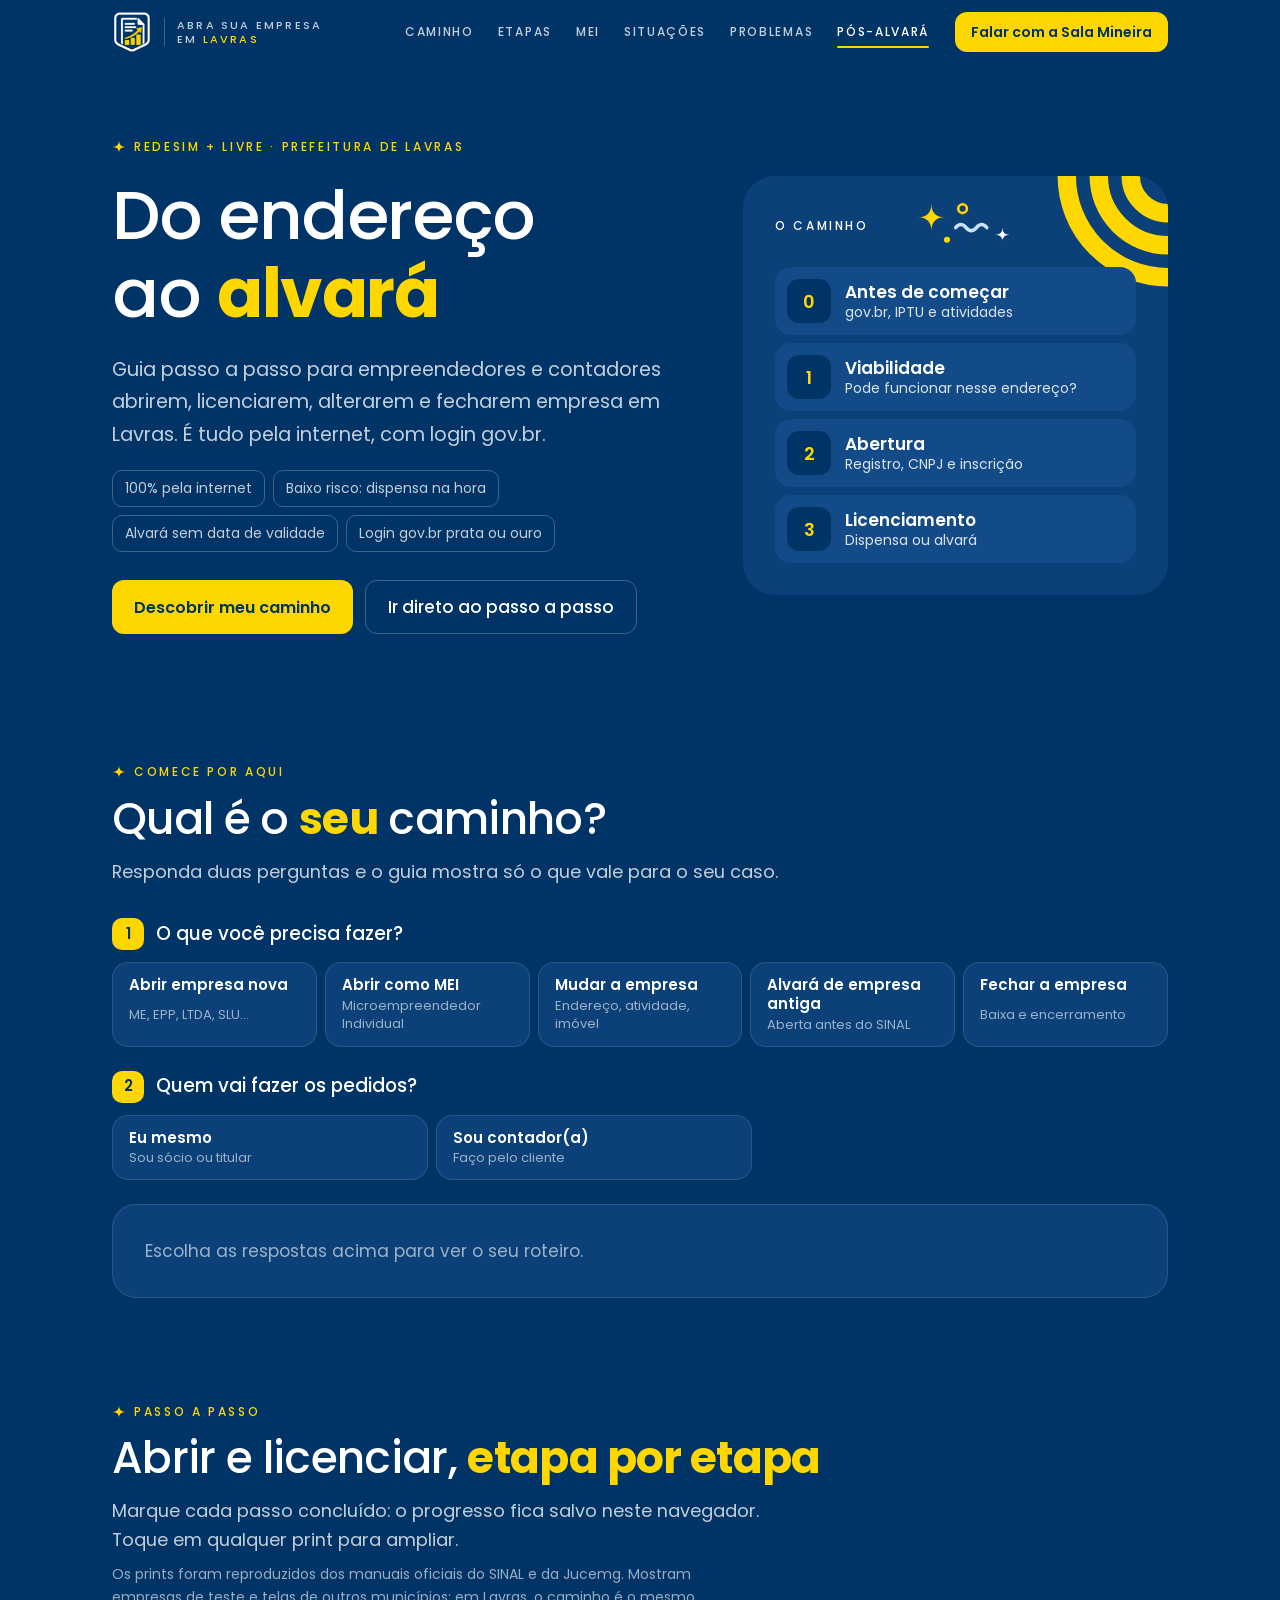
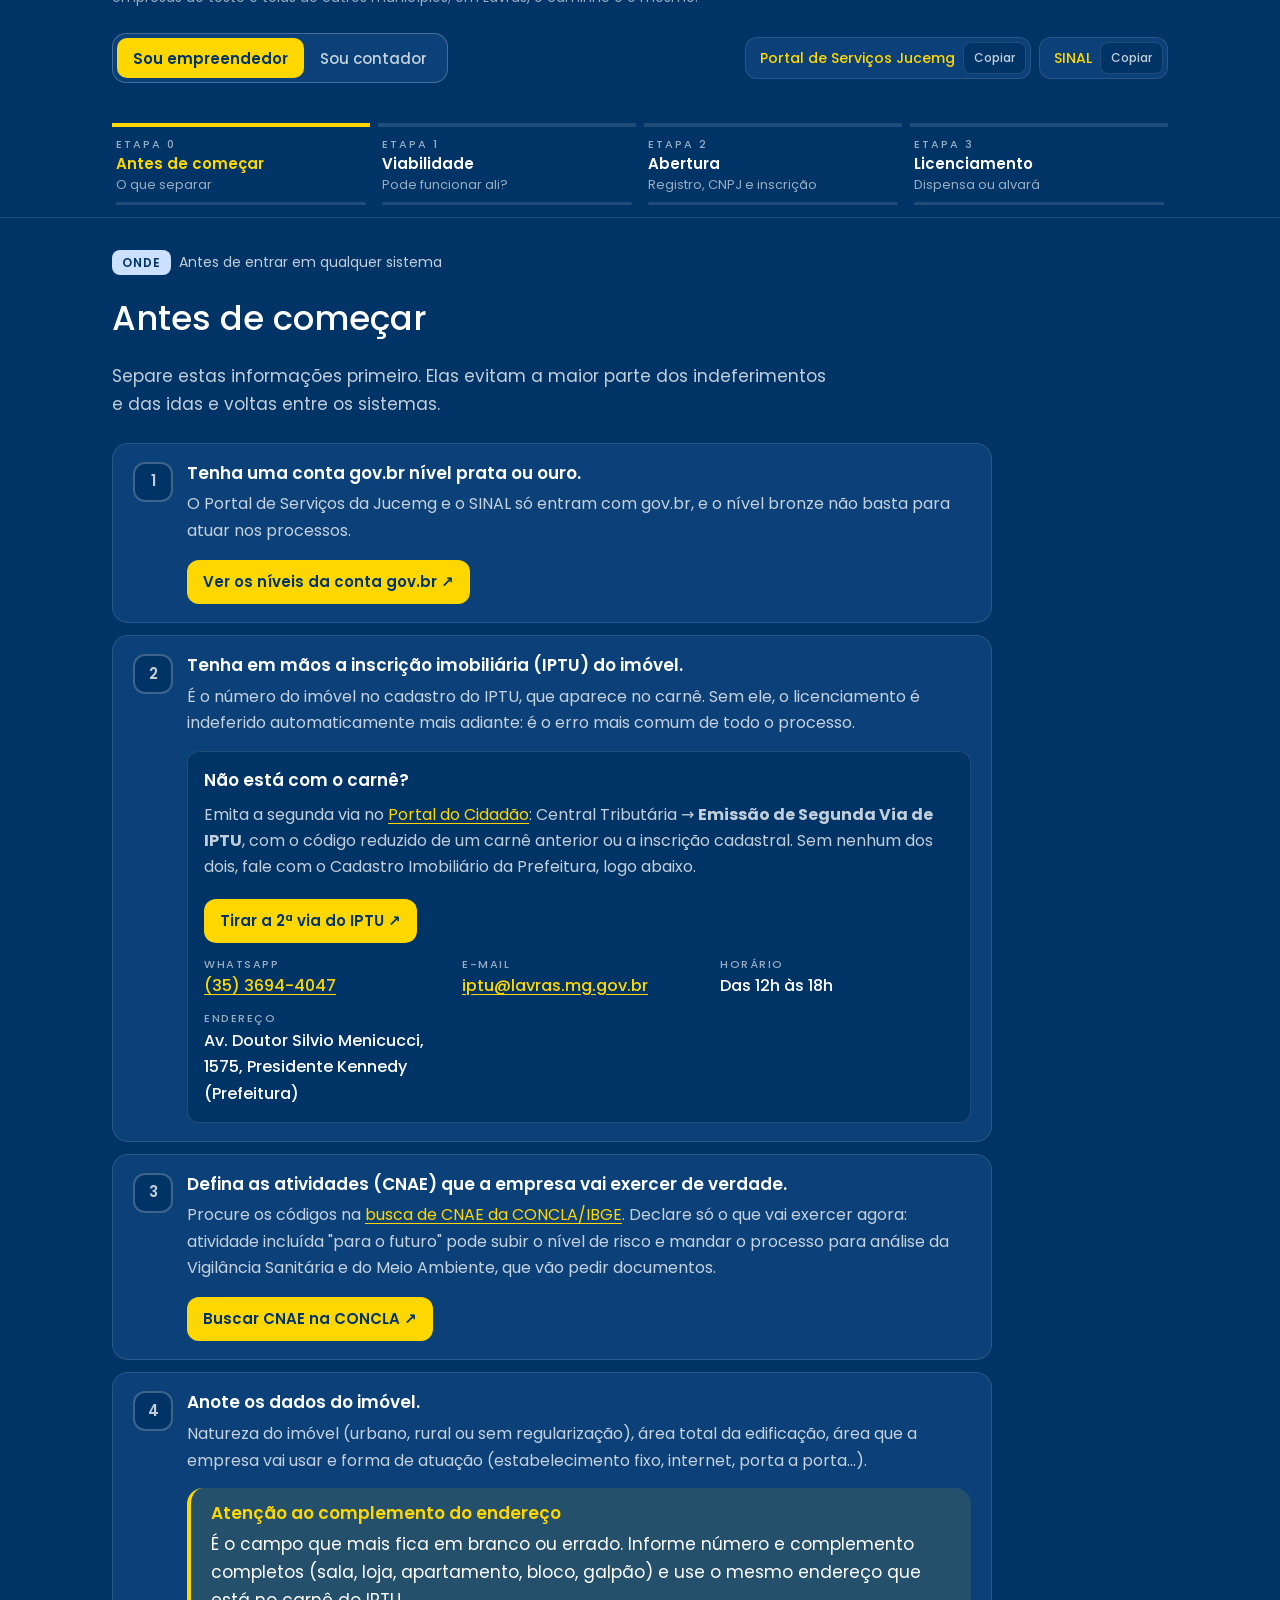
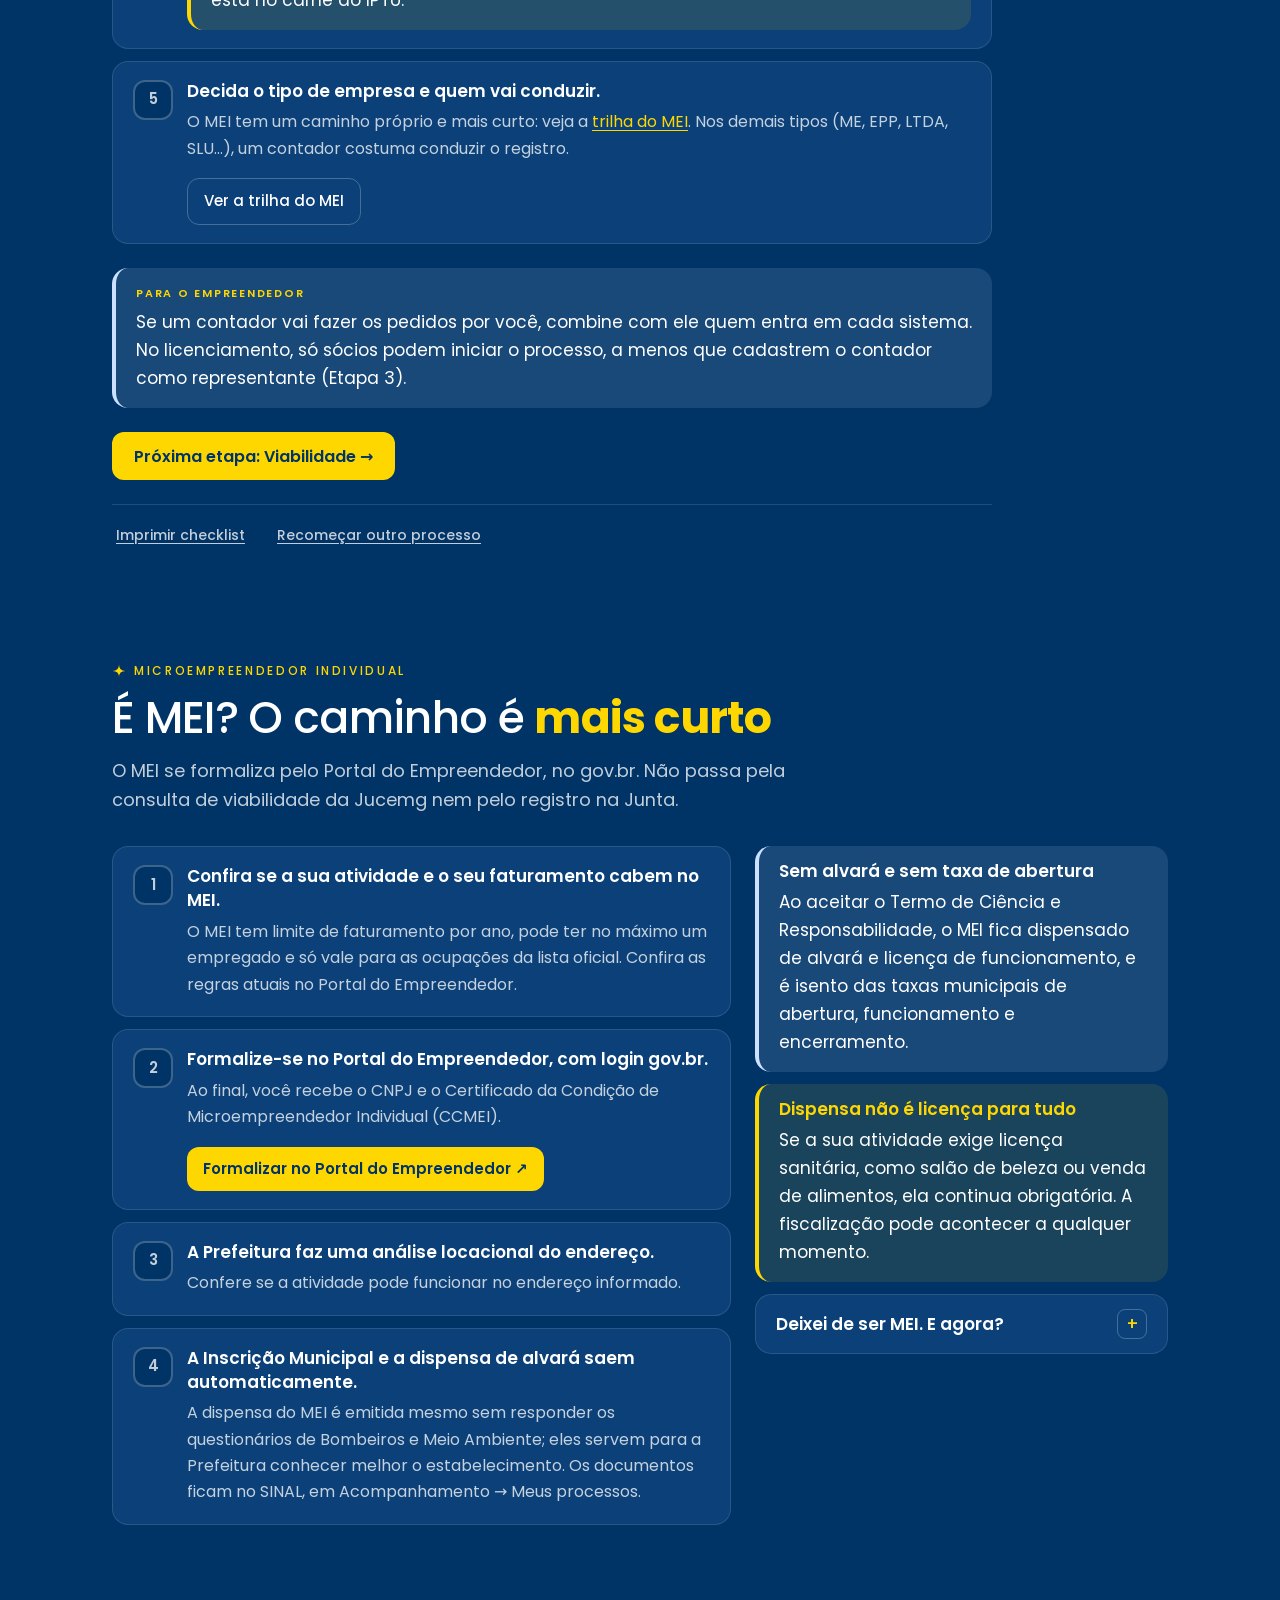
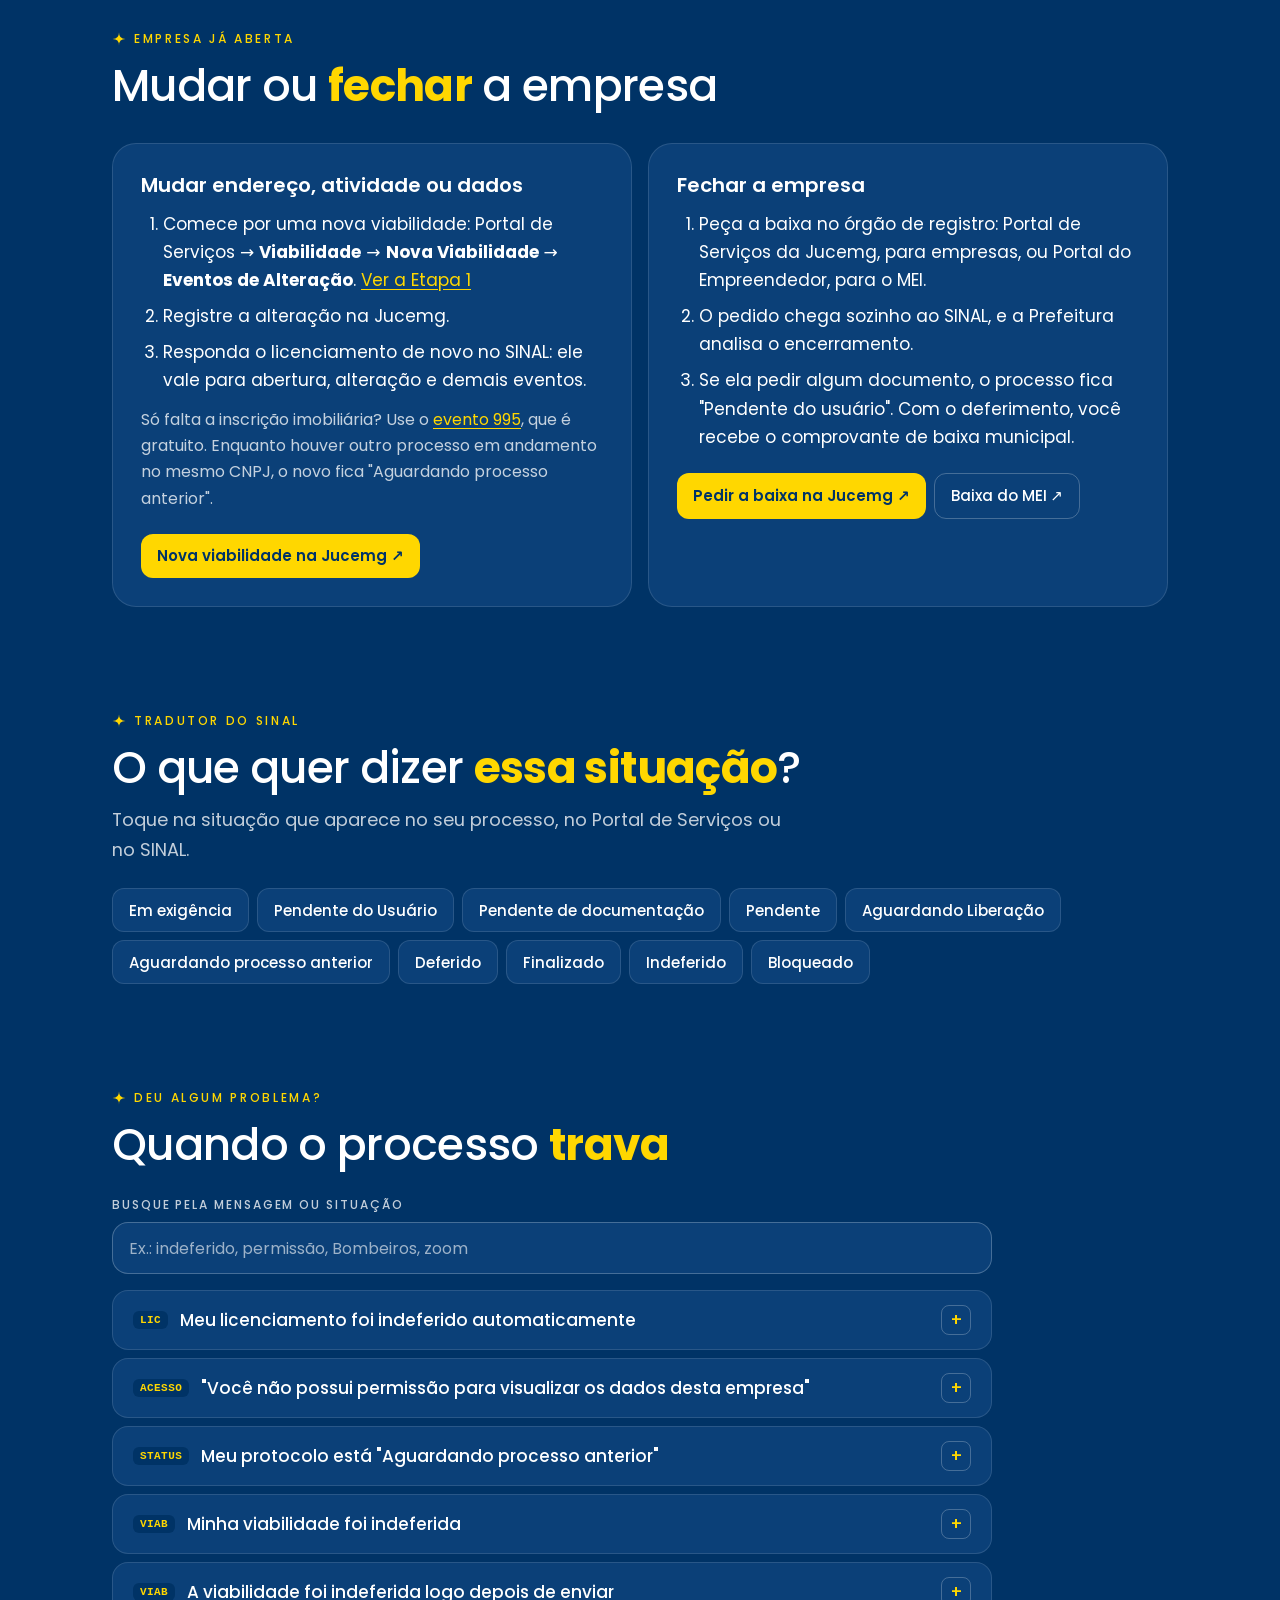
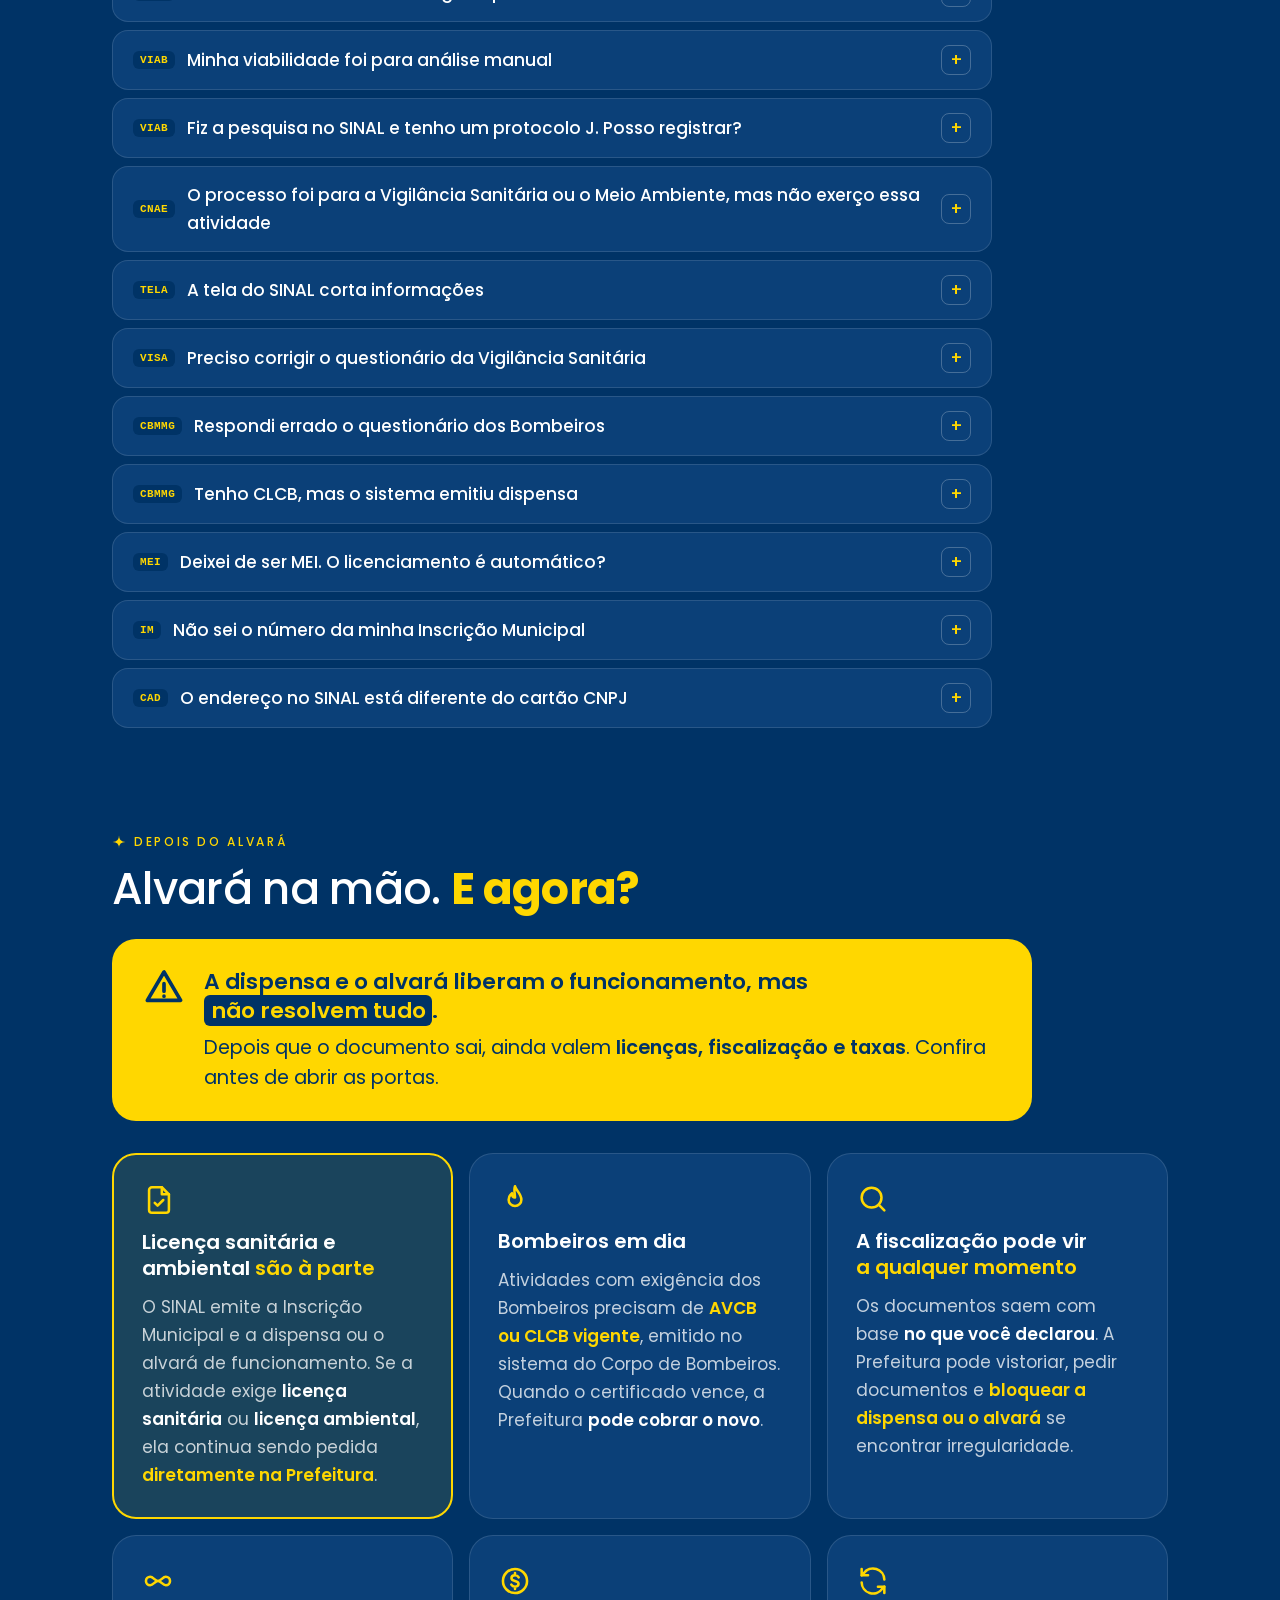
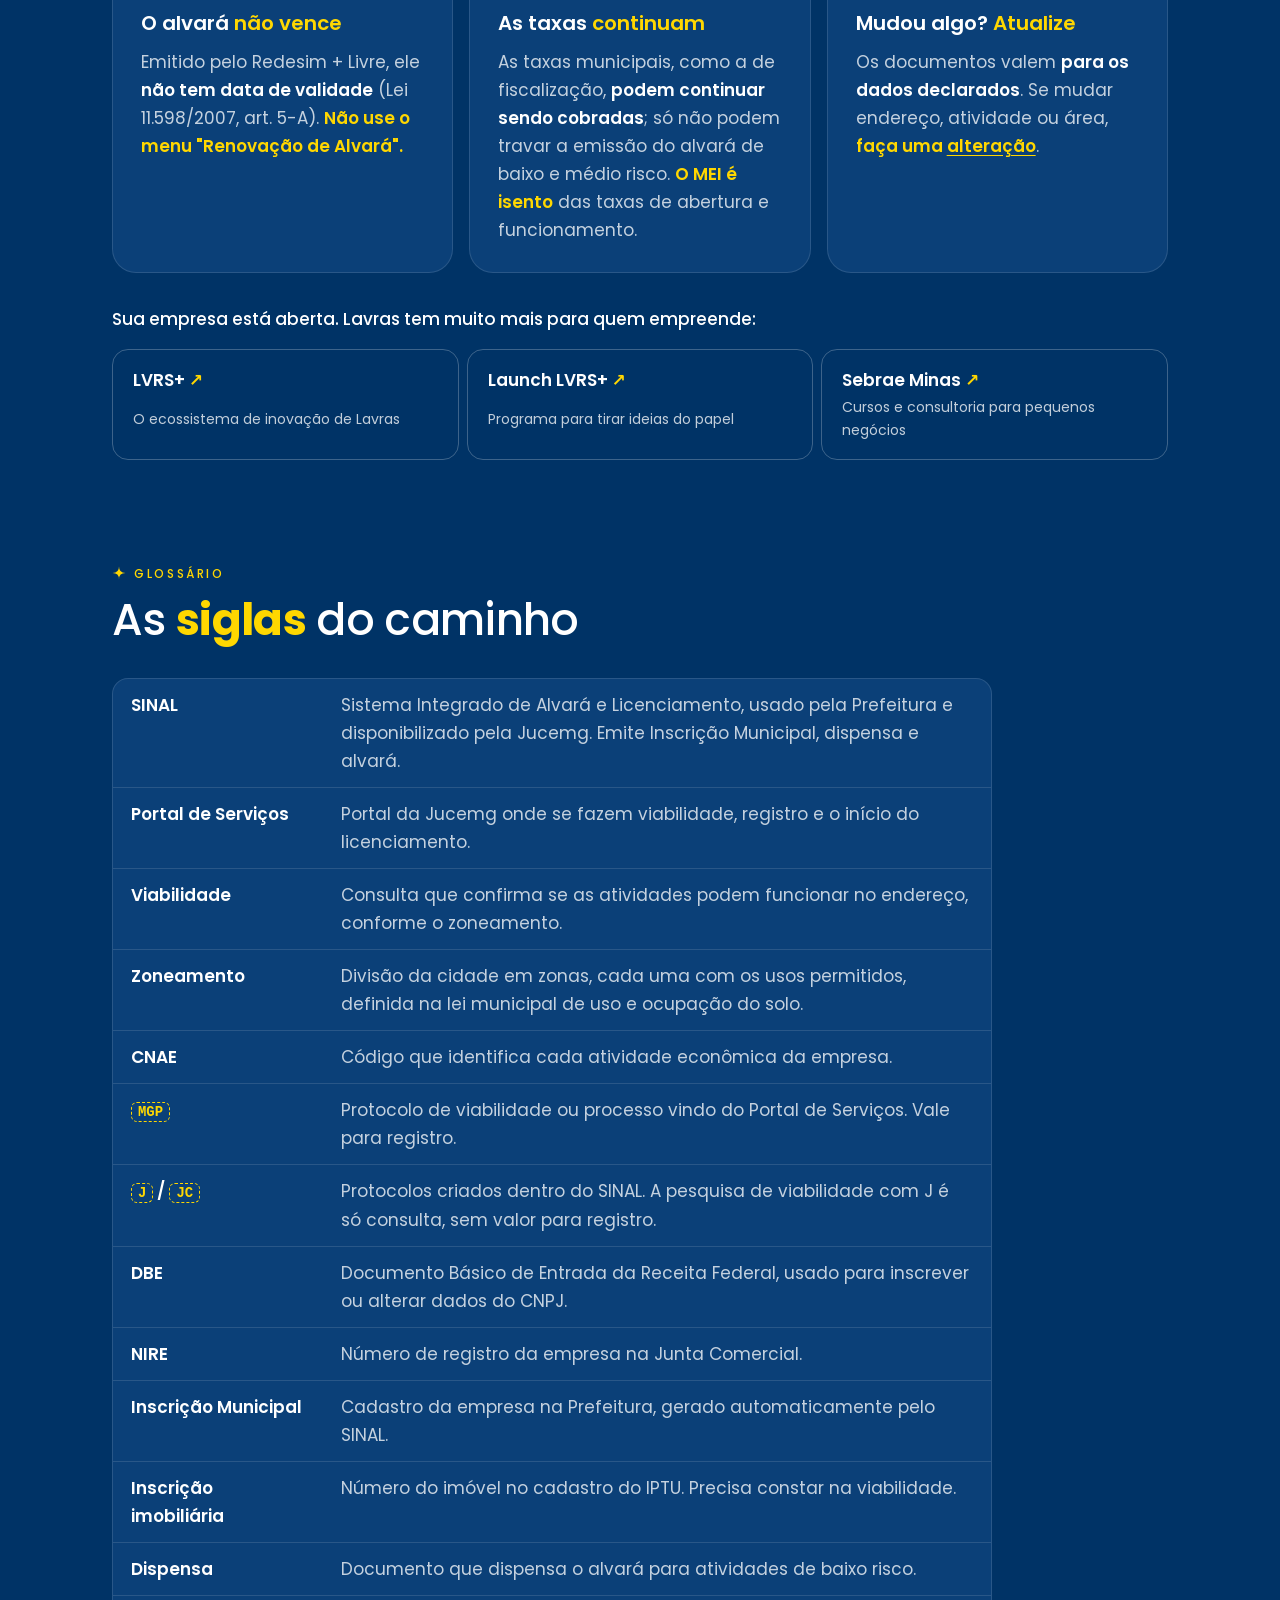
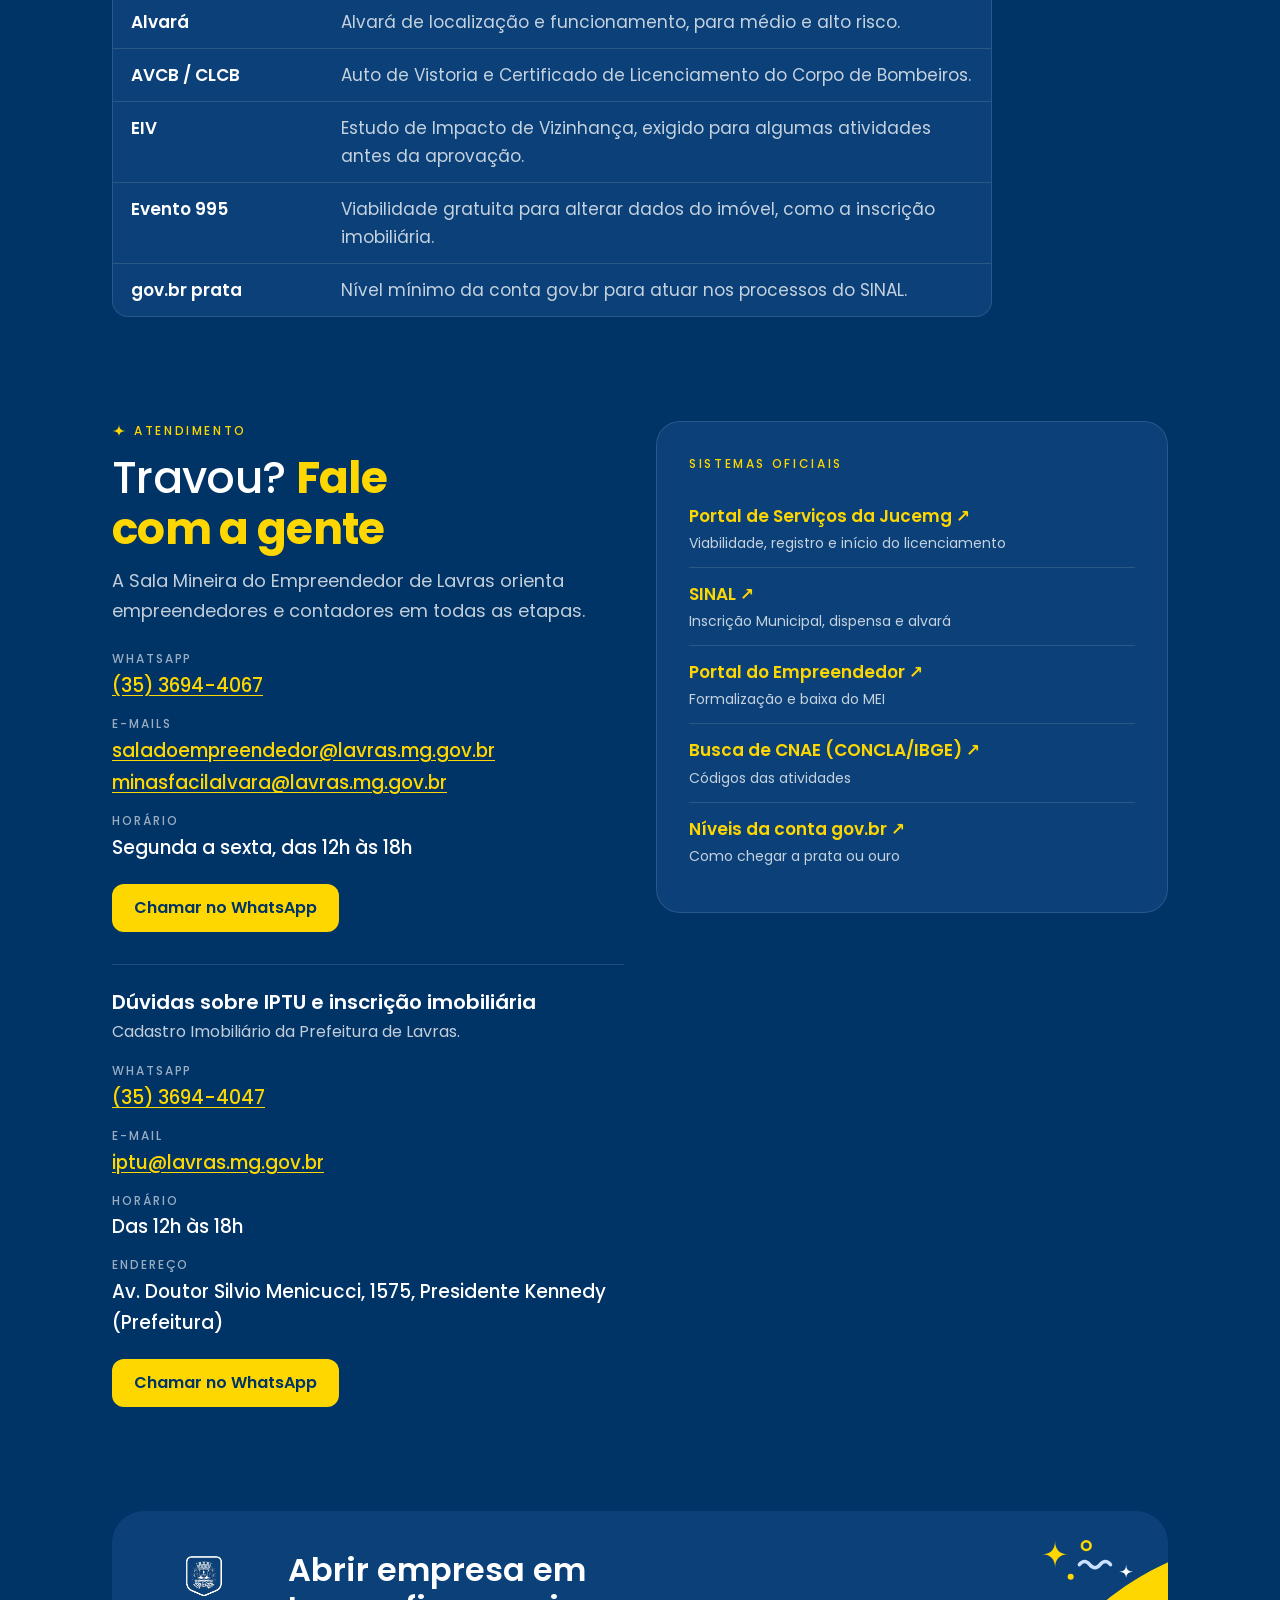
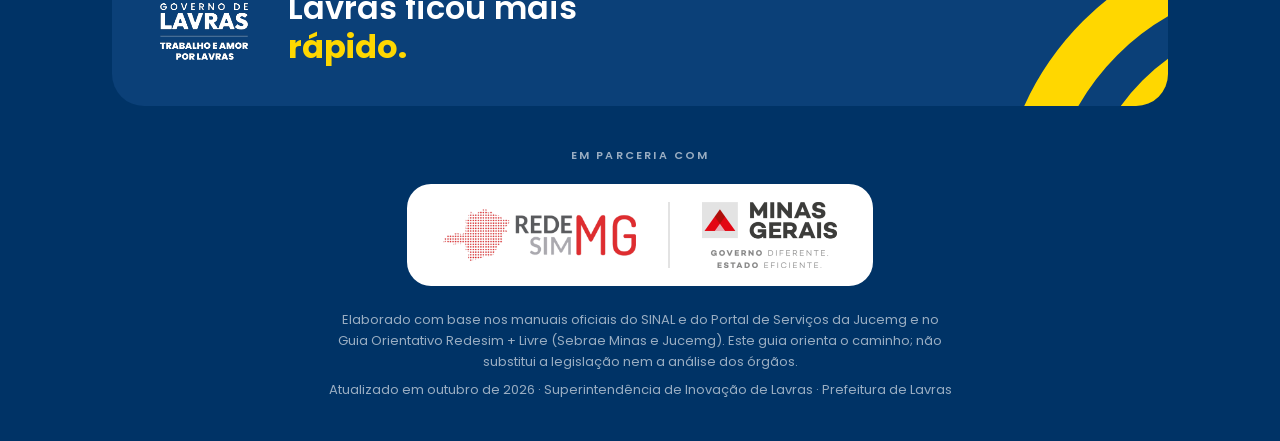
<file: index.html>
<!doctype html>
<html lang="pt-BR">
<head>
<meta charset="utf-8">
<meta name="viewport" content="width=device-width,initial-scale=1,viewport-fit=cover">
<title>Abra sua empresa em Lavras · do endereço ao alvará</title>
<meta name="description" content="Passo a passo para abrir, licenciar, alterar e fechar empresa em Lavras (MG) pelo Redesim + Livre: viabilidade, registro na Jucemg, licenciamento no SINAL, MEI e o que fazer quando algo dá errado.">
<link rel="canonical" href="https://abrasuaempresa.lvrs.com.br/">
<meta name="theme-color" content="#003366">
<meta property="og:type" content="website">
<meta property="og:locale" content="pt_BR">
<meta property="og:site_name" content="Prefeitura de Lavras · Abra sua empresa">
<meta property="og:title" content="Abra sua empresa em Lavras · do endereço ao alvará">
<meta property="og:description" content="Passo a passo para abrir e licenciar empresa em Lavras pelo Redesim + Livre, com login gov.br.">
<meta property="og:url" content="https://abrasuaempresa.lvrs.com.br/">
<meta property="og:image" content="https://abrasuaempresa.lvrs.com.br/og.png">
<meta property="og:image:type" content="image/png">
<meta property="og:image:width" content="1200">
<meta property="og:image:height" content="630">
<meta property="og:image:alt" content="Do endereço ao alvará: passo a passo para abrir e licenciar empresa em Lavras">
<meta name="twitter:card" content="summary_large_image">
<link rel="icon" href="favicon.png?v=3" type="image/png">
<link rel="apple-touch-icon" href="apple-touch-icon.png?v=3">
<link rel="preload" href="fontes/poppins-400-latin.woff2" as="font" type="font/woff2" crossorigin>
<link rel="preload" href="fontes/poppins-600-latin.woff2" as="font" type="font/woff2" crossorigin>
<link rel="stylesheet" href="fontes/fontes.css">
<link rel="stylesheet" href="style.css">
<script src="app.js" defer></script>
</head>
<body>
<!-- Estrela de quatro pontas dos enfeites da Prefeitura, desenhada uma vez e reusada -->
<svg width="0" height="0" style="position:absolute" aria-hidden="true">
  <symbol id="mais" viewBox="0 0 24 24"><path fill="currentColor" d="M12 1Q12 12 23 12Q12 12 12 23Q12 12 1 12Q12 12 12 1Z"/></symbol>
</svg>

<a class="pular" href="#conteudo">Pular para o conteúdo</a>

<header class="topo" id="topo">
  <div class="wrap topo-in">
    <a class="marca" href="#inicio" aria-label="Abra sua empresa em Lavras, início">
      <img src="marca/abrasuaempresa-simbolo-branco.png" alt="Abra sua empresa" width="512" height="512">
      <span>Abra sua empresa<br>em <b>Lavras</b></span>
    </a>
    <nav class="menu" id="menu" aria-label="Seções">
      <a href="#caminho">Caminho</a>
      <a href="#etapas">Etapas</a>
      <a href="#mei">MEI</a>
      <a href="#situacoes">Situações</a>
      <a href="#problemas">Problemas</a>
      <a href="#depois">Pós-alvará</a>
    </nav>
    <a class="btn btn-topo" href="#contato"><span class="t-full">Falar com a Sala Mineira</span><span class="t-curto">Ajuda</span></a>
    <button class="menu-btn" type="button" aria-controls="menu" aria-expanded="false" aria-label="Abrir menu">
      <span></span><span></span><span></span>
    </button>
  </div>
</header>

<main id="conteudo">

<!-- ABERTURA -->
<section class="hero wrap" id="inicio">
  <div class="hero-txt">
    <p class="eyebrow"><svg class="i-mais"><use href="#mais"/></svg>Redesim + Livre · Prefeitura de Lavras</p>
    <h1>Do endereço ao <span class="enfase">alvará</span></h1>
    <p class="lead">Guia passo a passo para empreendedores e contadores abrirem, licenciarem, alterarem e fecharem empresa em Lavras. É tudo pela internet, com login gov.br.</p>
    <ul class="chips" aria-label="Em resumo">
      <li>100% pela internet</li>
      <li>Baixo risco: dispensa na hora</li>
      <li>Alvará sem data de validade</li>
      <li>Login gov.br prata ou ouro</li>
    </ul>
    <div class="acoes">
      <a class="btn" href="#caminho">Descobrir meu caminho</a>
      <a class="btn-sec" href="#etapas">Ir direto ao passo a passo</a>
    </div>
  </div>
  <aside class="hero-card" aria-label="O caminho em quatro partes">
    <svg class="arcos" viewBox="0 0 400 400" aria-hidden="true">
      <path pathLength="1" d="M307 0A93 93 0 0 0 400 93"/>
      <path pathLength="1" d="M227 0A173 173 0 0 0 400 173"/>
      <path pathLength="1" d="M147 0A253 253 0 0 0 400 253"/>
    </svg>
    <svg class="enfeites" viewBox="0 0 120 56" aria-hidden="true">
      <path d="M22 6Q22 22 38 22Q22 22 22 38Q22 22 6 22Q22 22 22 6Z" fill="#FFD700"/>
      <path d="M50 34q6 -7.2 12 0t12 0q6 -7.2 12 0" fill="none" stroke="#cce0ff" stroke-width="4" stroke-linecap="round"/>
      <circle cx="58" cy="12" r="5" fill="none" stroke="#FFD700" stroke-width="3"/>
      <rect x="92" y="10" width="14" height="6" rx="2" fill="#ffffff" transform="rotate(30 99 13)"/>
      <path d="M104 34Q104 42 112 42Q104 42 104 50Q104 42 96 42Q104 42 104 34Z" fill="#ffffff"/>
      <circle cx="40" cy="48" r="3.5" fill="#FFD700"/>
    </svg>
    <p class="hero-card-tit">O caminho</p>
    <ol class="trilha">
      <li><a href="#preparo"><span class="n">0</span><span><b>Antes de começar</b><small>gov.br, IPTU e atividades</small></span></a></li>
      <li><a href="#viabilidade"><span class="n">1</span><span><b>Viabilidade</b><small>Pode funcionar nesse endereço?</small></span></a></li>
      <li><a href="#abertura"><span class="n">2</span><span><b>Abertura</b><small>Registro, CNPJ e inscrição</small></span></a></li>
      <li><a href="#licenciamento"><span class="n">3</span><span><b>Licenciamento</b><small>Dispensa ou alvará</small></span></a></li>
    </ol>
  </aside>
</section>

<!-- ASSISTENTE -->
<section class="bloco wrap" id="caminho" aria-labelledby="h-caminho">
  <p class="eyebrow"><svg class="i-mais"><use href="#mais"/></svg>Comece por aqui</p>
  <h2 id="h-caminho">Qual é o <span class="enfase">seu</span> caminho?</h2>
  <p class="sub">Responda duas perguntas e o guia mostra só o que vale para o seu caso.</p>

  <div class="wizard">
    <div class="pergunta" role="radiogroup" aria-labelledby="q1">
      <p class="q" id="q1"><span>1</span>O que você precisa fazer?</p>
      <div class="opcoes" data-q="tipo">
        <button type="button" role="radio" aria-checked="false" data-v="nova"><b>Abrir empresa nova</b><small>ME, EPP, LTDA, SLU…</small></button>
        <button type="button" role="radio" aria-checked="false" data-v="mei"><b>Abrir como MEI</b><small>Microempreendedor Individual</small></button>
        <button type="button" role="radio" aria-checked="false" data-v="alterar"><b>Mudar a empresa</b><small>Endereço, atividade, imóvel</small></button>
        <button type="button" role="radio" aria-checked="false" data-v="antiga"><b>Alvará de empresa antiga</b><small>Aberta antes do SINAL</small></button>
        <button type="button" role="radio" aria-checked="false" data-v="fechar"><b>Fechar a empresa</b><small>Baixa e encerramento</small></button>
      </div>
    </div>
    <div class="pergunta" role="radiogroup" aria-labelledby="q2">
      <p class="q" id="q2"><span>2</span>Quem vai fazer os pedidos?</p>
      <div class="opcoes opcoes-2" data-q="quem">
        <button type="button" role="radio" aria-checked="false" data-v="socio"><b>Eu mesmo</b><small>Sou sócio ou titular</small></button>
        <button type="button" role="radio" aria-checked="false" data-v="contador"><b>Sou contador(a)</b><small>Faço pelo cliente</small></button>
      </div>
    </div>
    <div class="rota" id="rota" aria-live="polite">
      <p class="rota-vazia">Escolha as respostas acima para ver o seu roteiro.</p>
    </div>
  </div>
</section>

<!-- PASSO A PASSO -->
<section class="bloco" id="etapas" aria-labelledby="h-etapas">
  <div class="wrap">
    <p class="eyebrow"><svg class="i-mais"><use href="#mais"/></svg>Passo a passo</p>
    <h2 id="h-etapas">Abrir e licenciar, <span class="enfase">etapa por etapa</span></h2>
    <p class="sub">Marque cada passo concluído: o progresso fica salvo neste navegador. Toque em qualquer print para ampliar.</p>
    <p class="src">Os prints foram reproduzidos dos manuais oficiais do SINAL e da Jucemg. Mostram empresas de teste e telas de outros municípios; em Lavras, o caminho é o mesmo.</p>
    <div class="ferramentas">
      <div class="seg" role="group" aria-label="Quem está usando o guia">
        <button type="button" data-perfil="socio" aria-pressed="true">Sou empreendedor</button>
        <button type="button" data-perfil="contador" aria-pressed="false">Sou contador</button>
      </div>
      <div class="links">
        <span class="linkchip"><a href="https://jucemg.mg.gov.br/servicos" target="_blank" rel="noopener">Portal de Serviços Jucemg</a><button class="copiar" type="button" data-copiar="https://jucemg.mg.gov.br/servicos">Copiar</button></span>
        <span class="linkchip"><a href="https://jucemg.mg.sinal.quasar.srv.br/" target="_blank" rel="noopener">SINAL</a><button class="copiar" type="button" data-copiar="https://jucemg.mg.sinal.quasar.srv.br/">Copiar</button></span>
      </div>
    </div>
  </div>

  <nav class="trilho" aria-label="Etapas">
    <div class="wrap" role="tablist">
      <button class="aba" role="tab" id="t-preparo" aria-controls="preparo" aria-selected="true" data-aba="preparo">
        <span class="num">Etapa 0</span><b><span class="t-full">Antes de começar</span><span class="t-curto">Antes</span></b><small>O que separar</small><span class="barra"><i></i></span></button>
      <button class="aba" role="tab" id="t-viabilidade" aria-controls="viabilidade" aria-selected="false" data-aba="viabilidade" tabindex="-1">
        <span class="num">Etapa 1</span><b><span class="t-full">Viabilidade</span><span class="t-curto">Endereço</span></b><small>Pode funcionar ali?</small><span class="barra"><i></i></span></button>
      <button class="aba" role="tab" id="t-abertura" aria-controls="abertura" aria-selected="false" data-aba="abertura" tabindex="-1">
        <span class="num">Etapa 2</span><b><span class="t-full">Abertura</span><span class="t-curto">Registro</span></b><small>Registro, CNPJ e inscrição</small><span class="barra"><i></i></span></button>
      <button class="aba" role="tab" id="t-licenciamento" aria-controls="licenciamento" aria-selected="false" data-aba="licenciamento" tabindex="-1">
        <span class="num">Etapa 3</span><b><span class="t-full">Licenciamento</span><span class="t-curto">Alvará</span></b><small>Dispensa ou alvará</small><span class="barra"><i></i></span></button>
    </div>
  </nav>

  <div class="wrap paineis">

  <!-- ETAPA 0 -->
  <section class="painel" id="preparo" role="tabpanel" aria-labelledby="t-preparo">
    <div class="onde"><span class="tag">Onde</span> Antes de entrar em qualquer sistema</div>
    <h3 class="painel-tit">Antes de começar</h3>
    <p class="intro">Separe estas informações primeiro. Elas evitam a maior parte dos indeferimentos e das idas e voltas entre os sistemas.</p>

    <ol class="passos" data-grupo="preparo">
      <li><label><input type="checkbox" id="p1"><span class="sr">Concluído</span></label><div class="corpo"><strong>Tenha uma conta gov.br nível prata ou ouro.</strong><span class="dica">O Portal de Serviços da Jucemg e o SINAL só entram com gov.br, e o nível bronze não basta para atuar nos processos.</span><div class="ir"><a class="btn" href="https://www.gov.br/governodigital/pt-br/identidade/conta-gov-br/niveis-da-conta-govbr" target="_blank" rel="noopener">Ver os níveis da conta gov.br ↗</a></div></div></li>
      <li><label><input type="checkbox" id="p2"><span class="sr">Concluído</span></label><div class="corpo"><strong>Tenha em mãos a inscrição imobiliária (IPTU) do imóvel.</strong><span class="dica">É o número do imóvel no cadastro do IPTU, que aparece no carnê. Sem ele, o licenciamento é indeferido automaticamente mais adiante: é o erro mais comum de todo o processo.</span>
        <div class="ajuda-iptu">
          <p class="ajuda-tit">Não está com o carnê?</p>
          <p class="dica">Emita a segunda via no <a href="https://sistemas.lavras.mg.gov.br/portalcidadao/" target="_blank" rel="noopener">Portal do Cidadão</a>: Central Tributária → <b>Emissão de Segunda Via de IPTU</b>, com o código reduzido de um carnê anterior ou a inscrição cadastral. Sem nenhum dos dois, fale com o Cadastro Imobiliário da Prefeitura, logo abaixo.</p>
          <div class="ir"><a class="btn" href="https://sistemas.lavras.mg.gov.br/portalcidadao/" target="_blank" rel="noopener">Tirar a 2ª via do IPTU ↗</a></div>
          <dl class="contato-mini" data-contato="iptu"></dl>
        </div></div></li>
      <li><label><input type="checkbox" id="p3"><span class="sr">Concluído</span></label><div class="corpo"><strong>Defina as atividades (CNAE) que a empresa vai exercer de verdade.</strong><span class="dica">Procure os códigos na <a href="https://concla.ibge.gov.br/busca-online-cnae.html" target="_blank" rel="noopener">busca de CNAE da CONCLA/IBGE</a>. Declare só o que vai exercer agora: atividade incluída "para o futuro" pode subir o nível de risco e mandar o processo para análise da Vigilância Sanitária e do Meio Ambiente, que vão pedir documentos.</span><div class="ir"><a class="btn" href="https://concla.ibge.gov.br/busca-online-cnae.html" target="_blank" rel="noopener">Buscar CNAE na CONCLA ↗</a></div></div></li>
      <li><label><input type="checkbox" id="p4"><span class="sr">Concluído</span></label><div class="corpo"><strong>Anote os dados do imóvel.</strong><span class="dica">Natureza do imóvel (urbano, rural ou sem regularização), área total da edificação, área que a empresa vai usar e forma de atuação (estabelecimento fixo, internet, porta a porta…).</span>
        <div class="nota alerta nota-passo">
          <h4>Atenção ao complemento do endereço</h4>
          <p>É o campo que mais fica em branco ou errado. Informe número e complemento completos (sala, loja, apartamento, bloco, galpão) e use o mesmo endereço que está no carnê do IPTU.</p>
        </div></div></li>
      <li><label><input type="checkbox" id="p5"><span class="sr">Concluído</span></label><div class="corpo"><strong>Decida o tipo de empresa e quem vai conduzir.</strong><span class="dica">O MEI tem um caminho próprio e mais curto: veja a <a href="#mei">trilha do MEI</a>. Nos demais tipos (ME, EPP, LTDA, SLU…), um contador costuma conduzir o registro.</span><div class="ir"><a class="btn-sec" href="#mei">Ver a trilha do MEI</a></div></div></li>
    </ol>

    <div class="nota info" data-para="contador">
      <span class="quem">Para o contador</span>
      <p>Confira com o cliente, antes de qualquer envio, a inscrição imobiliária e a lista de CNAEs. São as duas causas mais comuns de indeferimento e de análise desnecessária pelos órgãos.</p>
    </div>
    <div class="nota info" data-para="socio">
      <span class="quem">Para o empreendedor</span>
      <p>Se um contador vai fazer os pedidos por você, combine com ele quem entra em cada sistema. No licenciamento, só sócios podem iniciar o processo, a menos que cadastrem o contador como representante (Etapa 3).</p>
    </div>

    <button class="btn proxima" type="button" data-ir="viabilidade">Próxima etapa: Viabilidade →</button>
  </section>

  <!-- ETAPA 1 -->
  <section class="painel" id="viabilidade" role="tabpanel" aria-labelledby="t-viabilidade" hidden>
    <div class="onde"><span class="tag">Onde</span> Portal de Serviços da Jucemg, com login gov.br</div>
    <h3 class="painel-tit">Pesquisa de viabilidade</h3>
    <p class="intro">Antes de registrar ou mudar a empresa, a Prefeitura confirma se as atividades podem funcionar no endereço escolhido, conforme as regras de zoneamento do município. A consulta é feita no Portal de Serviços da Jucemg e chega à Prefeitura automaticamente pelo SINAL.</p>

    <div class="destaque-acao">
      <div>
        <p class="quem">Onde fazer</p>
        <h4>A viabilidade é feita no portal da Jucemg</h4>
        <p>Não é no SINAL nem na Prefeitura. Entre pelo site da Jucemg, em <b>Serviços → Viabilidade</b>, com sua conta gov.br.</p>
      </div>
      <a class="btn" href="https://jucemg.mg.gov.br/servicos" target="_blank" rel="noopener">Fazer a viabilidade na Jucemg ↗</a>
    </div>

    <ol class="passos" data-grupo="viabilidade">
      <li><label><input type="checkbox" id="v1"><span class="sr">Concluído</span></label><div class="corpo"><strong>Entre no Portal de Serviços da Jucemg com sua conta gov.br.</strong><span class="dica">Comece por <a href="https://jucemg.mg.gov.br/servicos" target="_blank" rel="noopener">jucemg.mg.gov.br/servicos</a>. Em serviços, clique em <b>Viabilidade</b> e depois em <b>Nova Viabilidade</b>.</span>
        <div class="prints"><figure><button type="button" data-zoom><img src="img/v1.webp" alt="Em Serviços Disponíveis, clique em Viabilidade." width="817" height="751" loading="lazy"></button><figcaption>Em Serviços Disponíveis, clique em Viabilidade.</figcaption></figure></div></div></li>
      <li><label><input type="checkbox" id="v2"><span class="sr">Concluído</span></label><div class="corpo"><strong>Escolha o tipo de evento.</strong><span class="dica">Constituição para empresa nova; <b>Eventos de Alteração</b> para mudança de endereço, atividade ou outros dados de empresa existente.</span>
        <div class="prints"><figure><button type="button" data-zoom><img src="img/v2a.webp" alt="Clique em Nova Viabilidade." width="1147" height="574" loading="lazy"></button><figcaption>Clique em Nova Viabilidade.</figcaption></figure><figure><button type="button" data-zoom><img src="img/v2b.webp" alt="Escolha o evento: inscrição (empresa nova) ou alteração." width="1147" height="580" loading="lazy"></button><figcaption>Escolha o evento: inscrição (empresa nova) ou alteração.</figcaption></figure></div></div></li>
      <li><label><input type="checkbox" id="v3"><span class="sr">Concluído</span></label><div class="corpo"><strong>Preencha o endereço do estabelecimento, com a inscrição imobiliária (IPTU).</strong><span class="dica">Informe também natureza do imóvel (urbano, rural ou sem regularização), área total da edificação, área utilizada e forma de atuação. A inscrição imobiliária é obrigatória na prática: sem ela, o licenciamento é indeferido automaticamente mais adiante. Confira o <b>complemento</b> (sala, loja, apartamento, bloco): é o campo que mais se esquece.</span>
        <div class="prints"><figure><button type="button" data-zoom><img src="img/v3.webp" alt="Endereço: natureza do imóvel, IPTU, referência, áreas e forma de atuação." width="920" height="913" loading="lazy"></button><figcaption>Endereço: natureza do imóvel, IPTU, referência, áreas e forma de atuação.</figcaption></figure></div></div></li>
      <li><label><input type="checkbox" id="v4"><span class="sr">Concluído</span></label><div class="corpo"><strong>Informe as atividades (CNAE) e se cada uma é exercida no local.</strong><span class="dica">Para algumas atividades aparecem perguntas que definem o risco junto aos órgãos de licenciamento. Declare só o que a empresa vai exercer agora e responda com a realidade se cada atividade acontece no endereço: os órgãos conferem depois.</span>
        <div class="prints"><figure><button type="button" data-zoom><img src="img/v4a.webp" alt="Atividade principal e se ela é exercida no local." width="919" height="502" loading="lazy"></button><figcaption>Atividade principal e se ela é exercida no local.</figcaption></figure><figure><button type="button" data-zoom><img src="img/v4b.webp" alt="Perguntas gerais de regulação urbana." width="937" height="521" loading="lazy"></button><figcaption>Perguntas gerais de regulação urbana.</figcaption></figure></div></div></li>
      <li><label><input type="checkbox" id="v5"><span class="sr">Concluído</span></label><div class="corpo"><strong>Confirme e conclua. Guarde o protocolo que começa com <span class="proto">MGP</span>.</strong><span class="dica">É esse número que a Prefeitura recebe no SINAL e que vale para o registro.</span>
        <div class="prints"><figure><button type="button" data-zoom><img src="img/v5.webp" alt="Revise, marque a declaração e clique em Concluir." width="943" height="734" loading="lazy"></button><figcaption>Revise, marque a declaração e clique em Concluir.</figcaption></figure></div></div></li>
      <li><label><input type="checkbox" id="v6"><span class="sr">Concluído</span></label><div class="corpo"><strong>Acompanhe o resultado: deferida ou indeferida.</strong><span class="dica">Atividades sempre permitidas no local são deferidas automaticamente. As demais são analisadas por um servidor da Prefeitura com base no zoneamento. Se alguma atividade não for permitida, a viabilidade é indeferida e é preciso fazer uma nova consulta.</span></div></li>
    </ol>

    <div class="nota alerta">
      <h4>Protocolo <span class="proto">J</span> não serve para registro</h4>
      <p>O botão "Pesquisa de Viabilidade" dentro do SINAL gera um protocolo iniciado por J. Ele é só uma consulta prévia, útil para sondar um endereço. Para registrar ou alterar a empresa, faça a viabilidade no Portal de Serviços da Jucemg.</p>
    </div>

    <details class="extra" id="manual">
      <summary>Quando a viabilidade vai para análise manual (e demora mais)</summary>
      <div>
        <p>A maioria das consultas é respondida pelo sistema na hora. Estes casos passam por um servidor da Prefeitura:</p>
        <ul>
          <li>imóvel em área rural;</li>
          <li>lote dividido entre duas zonas, como alguns terrenos de esquina e loteamentos na divisa;</li>
          <li>atividade que depende de Estudo de Impacto de Vizinhança (EIV).</li>
        </ul>
        <p class="dica">Se o sistema não encontrar zoneamento cadastrado para o CEP informado, a viabilidade pode ser indeferida automaticamente. Nesse caso, procure a Sala Mineira do Empreendedor antes de tentar de novo.</p>
      </div>
    </details>

    <details class="extra" id="x995">
      <summary>Empresa já existente sem inscrição imobiliária: evento 995</summary>
      <div>
        <p>Se a empresa foi registrada sem a inscrição imobiliária, use o evento <b>995 – Alteração de dados do imóvel</b>. Ele é gratuito e atualiza o integrador estadual.</p>
        <div class="ir"><a class="btn" href="https://jucemg.mg.gov.br/servicos" target="_blank" rel="noopener">Fazer o evento 995 na Jucemg ↗</a></div>
        <div class="prints"><figure><button type="button" data-zoom><img src="img/e995a.webp" alt="Marque 995 – Alteração de dados do imóvel." width="1134" height="881" loading="lazy"></button><figcaption>Marque 995 – Alteração de dados do imóvel.</figcaption></figure><figure><button type="button" data-zoom><img src="img/e995b.webp" alt="Selecione CNPJ, informe o número e pesquise." width="1160" height="479" loading="lazy"></button><figcaption>Selecione CNPJ, informe o número e pesquise.</figcaption></figure></div>
        <ol>
          <li>Portal de Serviços → <b>Viabilidade</b> → <b>Nova Viabilidade</b> → <b>Eventos de Alteração</b>.</li>
          <li>Selecione <b>995 – Alteração de dados do imóvel</b>, marque CNPJ, informe o número e avance.</li>
          <li>Corrija o que for preciso: natureza do imóvel, IPTU, referência do logradouro, se a atividade é exercida no local e as perguntas gerais.</li>
          <li>Confirme e conclua. Aguarde o deferimento antes de pedir o licenciamento no SINAL.</li>
        </ol>
      </div>
    </details>

    <div class="nota info" data-para="contador">
      <span class="quem">Para o contador</span>
      <p>Prefira sempre a viabilidade com protocolo MGP e confira a inscrição imobiliária com o cliente antes de enviar. Esse campo é a principal causa de indeferimento automático no licenciamento.</p>
    </div>

    <button class="btn proxima" type="button" data-ir="abertura">Próxima etapa: Abertura →</button>
  </section>

  <!-- ETAPA 2 -->
  <section class="painel" id="abertura" role="tabpanel" aria-labelledby="t-abertura" hidden>
    <div class="onde"><span class="tag">Onde</span> Receita Federal e Portal de Serviços da Jucemg</div>
    <h3 class="painel-tit">Abertura: registro e inscrições</h3>
    <p class="intro">Com a viabilidade deferida, a empresa é registrada na Jucemg e inscrita na Receita Federal. Essa etapa acontece nos sistemas desses órgãos; aqui está o caminho geral. Os formulários detalhados estão nos manuais da própria Jucemg e da Receita.</p>

    <div class="destaque-acao">
      <div>
        <p class="quem">Onde fazer</p>
        <h4>A abertura passa pela Receita Federal e pela Jucemg</h4>
        <p>O DBE é preenchido no gov.br, em <b>Abrir CNPJ</b>. Depois, o registro é protocolado no <b>Portal de Serviços da Jucemg</b>.</p>
      </div>
      <div class="ir"><a class="btn" href="https://www.gov.br/empresas-e-negocios/pt-br/redesim/abrir-cnpj" target="_blank" rel="noopener">1. Preencher o DBE na Receita ↗</a><a class="btn-sec" href="https://jucemg.mg.gov.br/servicos" target="_blank" rel="noopener">2. Registrar na Jucemg ↗</a></div>
    </div>

    <ol class="passos" data-grupo="abertura">
      <li><label><input type="checkbox" id="a1"><span class="sr">Concluído</span></label><div class="corpo"><strong>Preencha o DBE (Documento Básico de Entrada) na Receita Federal.</strong><span class="dica">Use os mesmos dados da viabilidade deferida, incluindo o protocolo MGP. Empresa que já existe usa <b>Meu CNPJ</b>.</span><div class="ir"><a class="btn" href="https://www.gov.br/empresas-e-negocios/pt-br/redesim/abrir-cnpj" target="_blank" rel="noopener">Abrir CNPJ (empresa nova) ↗</a><a class="btn-sec" href="https://www.gov.br/empresas-e-negocios/pt-br/redesim/meu-cnpj" target="_blank" rel="noopener">Meu CNPJ (alteração) ↗</a></div></div></li>
      <li><label><input type="checkbox" id="a2"><span class="sr">Concluído</span></label><div class="corpo"><strong>Protocole o registro na Jucemg pelo Portal de Serviços.</strong><span class="dica">Ato constitutivo, para empresa nova, ou ato de alteração, com a documentação pedida pelo órgão de registro.</span><div class="ir"><a class="btn" href="https://jucemg.mg.gov.br/servicos" target="_blank" rel="noopener">Protocolar na Jucemg ↗</a></div></div></li>
      <li><label><input type="checkbox" id="a3"><span class="sr">Concluído</span></label><div class="corpo"><strong>Com o registro deferido, a empresa recebe NIRE e CNPJ.</strong></div></li>
      <li><label><input type="checkbox" id="a4"><span class="sr">Concluído</span></label><div class="corpo"><strong>O SINAL importa o processo e gera a Inscrição Municipal.</strong><span class="dica">Isso acontece automaticamente na etapa "Validação de Cadastro", que libera o Comprovante de Inscrição e Situação Cadastral. O cadastro da empresa no SINAL só é atualizado depois que essa etapa termina.</span>
        <div class="prints"><figure><button type="button" data-zoom><img src="img/a4.webp" alt="No SINAL, a etapa Validação de Cadastro aparece como Deferido." width="1700" height="400" loading="lazy"></button><figcaption>No SINAL, a etapa Validação de Cadastro aparece como Deferido.</figcaption></figure></div></div></li>
      <li><label><input type="checkbox" id="a5"><span class="sr">Concluído</span></label><div class="corpo"><strong>Siga para o licenciamento.</strong><span class="dica">Mesmo no baixo risco, é preciso entrar no SINAL para responder o questionário e emitir a Inscrição Municipal e a dispensa.</span></div></li>
    </ol>

    <div class="nota info">
      <h4>É MEI?</h4>
      <p>O MEI não passa por esta etapa: ele se formaliza pelo Portal do Empreendedor. <a href="#mei">Veja a trilha do MEI</a>.</p>
    </div>
    <div class="nota info" data-para="contador">
      <span class="quem">Para o contador</span>
      <p>Para ver os processos da empresa no SINAL, você precisa constar como contabilista no CNPJ. Se não constar, faça um DBE de alteração de contabilista na Receita Federal, sem custo. Se houver outra alteração sendo registrada na Jucemg, inclua a troca de contabilista no mesmo processo.</p>
      <div class="ir"><a class="btn-sec" href="https://www.gov.br/empresas-e-negocios/pt-br/redesim/meu-cnpj" target="_blank" rel="noopener">Alterar o contabilista no CNPJ ↗</a></div>
    </div>
    <div class="nota info" data-para="socio">
      <span class="quem">Para o empreendedor</span>
      <p>Mantenha o contador correto no CNPJ. Só sócios e o contabilista registrado conseguem ver e movimentar os processos da empresa no SINAL.</p>
    </div>

    <button class="btn proxima" type="button" data-ir="licenciamento">Próxima etapa: Licenciamento →</button>
  </section>

  <!-- ETAPA 3 -->
  <section class="painel" id="licenciamento" role="tabpanel" aria-labelledby="t-licenciamento" hidden>
    <div class="onde"><span class="tag">Onde</span> Portal de Serviços da Jucemg, depois SINAL, com login gov.br</div>
    <h3 class="painel-tit">Licenciamento</h3>
    <p class="intro">É a etapa que libera a Inscrição Municipal e a dispensa ou o alvará de localização e funcionamento. O caminho depende do nível de risco das atividades.</p>

    <div class="destaque-acao">
      <div>
        <p class="quem">Onde fazer</p>
        <h4>O licenciamento começa na Jucemg e termina no SINAL</h4>
        <p>Inicie no Portal de Serviços da Jucemg, menu <b>Licenciamento</b>. Depois, responda os questionários no <b>SINAL</b>. Os dois entram com gov.br.</p>
      </div>
      <div class="ir"><a class="btn" href="https://jucemg.mg.gov.br/servicos" target="_blank" rel="noopener">1. Iniciar na Jucemg ↗</a><a class="btn-sec" href="https://jucemg.mg.sinal.quasar.srv.br/" target="_blank" rel="noopener">2. Entrar no SINAL ↗</a></div>
    </div>

    <div class="nota alerta" data-para="contador">
      <span class="quem">Para o contador</span>
      <p>Só representantes legais (sócios) podem iniciar o licenciamento. Peça ao sócio que cadastre você em <b>Portal de Serviços → Licenciamento → Cadastro de representantes</b>. Depois disso, você consegue iniciar o processo. Sua conta gov.br precisa ser nível prata ou ouro.</p>
      <div class="ir"><a class="btn-sec" href="https://jucemg.mg.gov.br/servicos" target="_blank" rel="noopener">Abrir o Portal da Jucemg ↗</a></div>
    </div>
    <div class="nota info" data-para="socio">
      <span class="quem">Para o empreendedor</span>
      <p>Quer que o contador faça por você? Cadastre-o em <b>Portal de Serviços → Licenciamento → Cadastro de representantes</b>. Sua conta gov.br precisa ser nível prata ou ouro.</p>
      <div class="ir"><a class="btn-sec" href="https://jucemg.mg.gov.br/servicos" target="_blank" rel="noopener">Cadastrar representante na Jucemg ↗</a></div>
    </div>

    <ol class="passos" data-grupo="licenciamento">
      <li><label><input type="checkbox" id="l1"><span class="sr">Concluído</span></label><div class="corpo"><strong>No Portal de Serviços, clique em Licenciamento, informe o CNPJ e clique em Pesquisar.</strong><span class="dica">Depois, clique em <b>Iniciar licenciamento</b>.</span><div class="ir"><a class="btn" href="https://jucemg.mg.gov.br/servicos" target="_blank" rel="noopener">Abrir o Portal da Jucemg ↗</a></div>
        <div class="prints"><figure><button type="button" data-zoom><img src="img/l1a.webp" alt="No Portal de Serviços, clique em Licenciamento." width="558" height="241" loading="lazy"></button><figcaption>No Portal de Serviços, clique em Licenciamento.</figcaption></figure><figure><button type="button" data-zoom><img src="img/l1b.webp" alt="Informe o CNPJ e clique em Pesquisar." width="1182" height="452" loading="lazy"></button><figcaption>Informe o CNPJ e clique em Pesquisar.</figcaption></figure></div></div></li>
      <li><label><input type="checkbox" id="l2"><span class="sr">Concluído</span></label><div class="corpo"><strong>Responda às perguntas de risco.</strong><span class="dica">Anote as respostas: você vai repeti-las no SINAL.</span>
        <div class="prints"><figure><button type="button" data-zoom><img src="img/l2.webp" alt="Avaliação do grau de risco: responda Sim ou Não." width="1151" height="915" loading="lazy"></button><figcaption>Avaliação do grau de risco: responda Sim ou Não.</figcaption></figure></div></div></li>
      <li id="l3-passo"><label><input type="checkbox" id="l3"><span class="sr">Concluído</span></label><div class="corpo"><strong>Em "Órgãos Estaduais", a Prefeitura aparece como "Em exigência". Clique em Visualizar.</strong><span class="dica">No campo Observação, clique no link que leva ao SINAL.</span>
        <div class="prints"><figure><button type="button" data-zoom><img src="img/l3a.webp" alt="A Prefeitura aparece Em exigência. Clique em Visualizar." width="1131" height="396" loading="lazy"></button><figcaption>A Prefeitura aparece Em exigência. Clique em Visualizar.</figcaption></figure><figure><button type="button" data-zoom><img src="img/l3b.webp" alt="No campo Observação, siga o link para o SINAL." width="1166" height="758" loading="lazy"></button><figcaption>No campo Observação, siga o link para o SINAL.</figcaption></figure></div></div></li>
      <li><label><input type="checkbox" id="l4"><span class="sr">Concluído</span></label><div class="corpo"><strong>Entre no SINAL com gov.br e vá em Acompanhamento → Meus processos.</strong><span class="dica">Digite o CNPJ ou clique em Pesquisar para ver todos os processos ligados ao seu CPF. Se a tela cortar informações, reduza o zoom do navegador para 80%.</span><div class="ir"><a class="btn" href="https://jucemg.mg.sinal.quasar.srv.br/" target="_blank" rel="noopener">Entrar no SINAL ↗</a></div>
        <div class="prints"><figure><button type="button" data-zoom><img src="img/l4a.webp" alt="No SINAL, clique em Meus processos." width="1348" height="718" loading="lazy"></button><figcaption>No SINAL, clique em Meus processos.</figcaption></figure><figure><button type="button" data-zoom><img src="img/l4b.webp" alt="Informe o CNPJ nos filtros e pesquise." width="1500" height="644" loading="lazy"></button><figcaption>Informe o CNPJ nos filtros e pesquise.</figcaption></figure></div></div></li>
      <li><label><input type="checkbox" id="l5"><span class="sr">Concluído</span></label><div class="corpo"><strong>Clique na seta à esquerda do protocolo e depois em "Pendente do usuário".</strong><span class="dica">As ações ficam na coluna Situação. Responda o questionário com as mesmas respostas dadas no Portal, clique em Salvar e em OK. <a href="#situacoes">O que significa cada situação?</a></span>
        <div class="prints"><figure><button type="button" data-zoom><img src="img/l5a.webp" alt="Abra as etapas pela seta e clique em Pendente do Usuário." width="1500" height="689" loading="lazy"></button><figcaption>Abra as etapas pela seta e clique em Pendente do Usuário.</figcaption></figure><figure><button type="button" data-zoom><img src="img/l5b.webp" alt="Responda o questionário e salve." width="1500" height="670" loading="lazy"></button><figcaption>Responda o questionário e salve.</figcaption></figure></div></div></li>
      <li><label><input type="checkbox" id="l6"><span class="sr">Concluído</span></label><div class="corpo"><strong>Pesquise o CNPJ de novo e siga o caminho do seu nível de risco, abaixo.</strong></div></li>
    </ol>

    <div class="nota alerta">
      <h4>As respostas são autodeclaratórias</h4>
      <p>O nível de risco sai do que você responde, e a responsabilidade pelas informações é de quem declara. Responda conforme a realidade do estabelecimento. A fiscalização pode verificar depois, e a Prefeitura pode bloquear um alvará e pedir documentos após uma vistoria.</p>
    </div>

    <h4 class="risco-tit" id="risco">Qual é o risco da sua atividade?</h4>
    <p class="dica">Ele sai das suas respostas às perguntas de risco do passo 2.</p>
    <div class="risco-escolha" role="group" aria-label="Nível de risco">
      <button type="button" data-r="1" aria-pressed="false"><span class="medidor" aria-hidden="true"><i></i><i></i><i></i></span><b>Risco I</b><small>Baixo risco, "baixo risco A", leve ou irrelevante</small></button>
      <button type="button" data-r="2" aria-pressed="false"><span class="medidor" aria-hidden="true"><i></i><i></i><i></i></span><b>Risco II</b><small>Médio risco, "baixo risco B" ou moderado</small></button>
      <button type="button" data-r="3" aria-pressed="true"><span class="medidor" aria-hidden="true"><i></i><i></i><i></i></span><b>Risco III</b><small>Alto risco: passa por análise da Prefeitura</small></button>
    </div>

    <div class="risco-saida" id="saida1" hidden>
      <h4>Risco I: licenciamento concluído na hora</h4>
      <ul class="fluxo">
        <li><b>Responda o questionário e salve.</b><span class="dica">Não há análise de órgãos.</span></li>
        <li id="r1-pdf"><b>Pesquise o CNPJ e clique no ícone de PDF.</b><span class="dica">Os documentos já estão disponíveis.</span>
          <div class="prints"><figure><button type="button" data-zoom><img src="img/r1a.webp" alt="Clique no ícone de PDF, na coluna Documentos." width="1500" height="569" loading="lazy"></button><figcaption>Clique no ícone de PDF, na coluna Documentos.</figcaption></figure><figure><button type="button" data-zoom><img src="img/r1b.webp" alt="Documentos liberados no risco I." width="1500" height="427" loading="lazy"></button><figcaption>Documentos liberados no risco I.</figcaption></figure></div></li>
      </ul>
      <div class="docs"><span>Inscrição Municipal</span><span>Dispensa de alvará</span><span>Dispensa dos Bombeiros</span></div>
      <div class="ir"><a class="btn-sec" href="https://jucemg.mg.sinal.quasar.srv.br/" target="_blank" rel="noopener">Abrir meus processos no SINAL ↗</a></div>
    </div>

    <div class="risco-saida" id="saida2" hidden>
      <h4>Risco II: documentos emitidos na hora</h4>
      <ul class="fluxo">
        <li><b>Responda o questionário e salve.</b></li>
        <li id="r2-pdf"><b>Pesquise o CNPJ e clique no ícone de PDF.</b><span class="dica">O alvará é liberado sem análise manual.</span>
          <div class="prints"><figure><button type="button" data-zoom><img src="img/r2.webp" alt="Risco II: comprovante, certificado provisório dos Bombeiros e alvará." width="1293" height="409" loading="lazy"></button><figcaption>Risco II: comprovante, certificado provisório dos Bombeiros e alvará.</figcaption></figure></div></li>
        <li><b>Bombeiros:</b><span class="dica">o sistema procura um CLCB no endereço informado. Se encontrar, ele aparece no processo; se não, é emitida uma licença provisória.</span></li>
      </ul>
      <div class="docs"><span>Inscrição Municipal</span><span>Alvará de localização e funcionamento</span><span>CLCB ou licença provisória</span></div>
      <div class="ir"><a class="btn-sec" href="https://jucemg.mg.sinal.quasar.srv.br/" target="_blank" rel="noopener">Abrir meus processos no SINAL ↗</a></div>
      <p class="dica">Exceção: um processo iniciado dentro do SINAL (protocolo <span class="proto">JC</span>) que passa a risco II segue para análise do Controle de Posturas antes do alvará.</p>
    </div>

    <div class="risco-saida" id="saida3">
      <h4>Risco III: análise dos órgãos e do Controle de Posturas</h4>
      <ul class="fluxo">
        <li id="r3-quest"><b>Responda o questionário de cada órgão.</b><span class="dica">Em "Pendente do usuário", na linha de cada órgão: Vigilância Sanitária, Meio Ambiente, Corpo de Bombeiros e, quando houver, Agropecuária.</span>
          <div class="prints"><figure><button type="button" data-zoom><img src="img/r3a.webp" alt="Um questionário pendente para cada órgão." width="1500" height="653" loading="lazy"></button><figcaption>Um questionário pendente para cada órgão.</figcaption></figure></div></li>
        <li><b>Aguarde a análise.</b><span class="dica">Se algum órgão pedir documentos, você recebe um e-mail e a situação muda para "Pendente de documentação".</span></li>
        <li id="r3-doc"><b>Anexe o que foi pedido.</b><span class="dica">Clique em "Pendente de documentação" na linha do órgão → Incluir → Escolher → Enviar → Salvar. Aceite o Termo de Responsabilidade e clique em Finalizar. Cada arquivo pode ter até 50 MB, em qualquer formato.</span>
          <div class="prints"><figure><button type="button" data-zoom><img src="img/r3b.webp" alt="Pendente de documentação na linha do órgão." width="1500" height="696" loading="lazy"></button><figcaption>Pendente de documentação na linha do órgão.</figcaption></figure><figure><button type="button" data-zoom><img src="img/r3c.webp" alt="Incluir → Escolher → Enviar." width="1500" height="554" loading="lazy"></button><figcaption>Incluir → Escolher → Enviar.</figcaption></figure><figure><button type="button" data-zoom><img src="img/r3d.webp" alt="Aceite o Termo de Responsabilidade e clique em Finalizar." width="1500" height="577" loading="lazy"></button><figcaption>Aceite o Termo de Responsabilidade e clique em Finalizar.</figcaption></figure></div></li>
        <li><b>Bombeiros:</b><span class="dica">apresente AVCB ou CLCB vigente, emitido no sistema do Corpo de Bombeiros por profissional habilitado (engenheiro ou técnico em segurança do trabalho).</span></li>
        <li id="r3-posturas"><b>Controle de Posturas libera o alvará.</b><span class="dica">Depois que todos os órgãos aprovam, o processo segue para o Controle de Posturas. Se houver taxa, baixe a guia, pague e anexe o comprovante.</span>
          <div class="prints"><figure><button type="button" data-zoom><img src="img/r3e.webp" alt="Controle de Posturas pendente de documentação." width="1500" height="771" loading="lazy"></button><figcaption>Controle de Posturas pendente de documentação.</figcaption></figure><figure><button type="button" data-zoom><img src="img/r3f.webp" alt="Baixe a guia nos anexos e depois anexe o comprovante." width="1500" height="708" loading="lazy"></button><figcaption>Baixe a guia nos anexos e depois anexe o comprovante.</figcaption></figure></div></li>
        <li id="r3-fim"><b>Receba o e-mail de conclusão e abra os documentos no PDF.</b>
          <div class="prints"><figure><button type="button" data-zoom><img src="img/r3g.webp" alt="Documentos finais: comprovante de inscrição e alvará definitivo." width="1500" height="297" loading="lazy"></button><figcaption>Documentos finais: comprovante de inscrição e alvará definitivo.</figcaption></figure></div></li>
      </ul>
      <div class="docs"><span>Inscrição Municipal</span><span>Alvará de localização e funcionamento</span></div>
      <div class="ir"><a class="btn-sec" href="https://jucemg.mg.sinal.quasar.srv.br/" target="_blank" rel="noopener">Abrir meus processos no SINAL ↗</a></div>
      <p class="dica">A análise da Vigilância Sanitária e do Meio Ambiente aqui serve para liberar o alvará. A licença sanitária e a licença ambiental, quando a atividade exige, são pedidas à parte: veja <a href="#depois">Depois do alvará</a>.</p>
    </div>

    <details class="extra" id="xantiga">
      <summary>Empresa registrada antes do SINAL: como gerar o alvará digital</summary>
      <div>
        <div class="prints"><figure><button type="button" data-zoom><img src="img/oa.webp" alt="Consultar Inscrição Municipal." width="1500" height="651" loading="lazy"></button><figcaption>Consultar Inscrição Municipal.</figcaption></figure><figure><button type="button" data-zoom><img src="img/ob.webp" alt="Licenciamento, no menu Empresas." width="1500" height="676" loading="lazy"></button><figcaption>Licenciamento, no menu Empresas.</figcaption></figure><figure><button type="button" data-zoom><img src="img/oc.webp" alt="Informe CNPJ e Inscrição Municipal e clique em Solicitar." width="1500" height="737" loading="lazy"></button><figcaption>Informe CNPJ e Inscrição Municipal e clique em Solicitar.</figcaption></figure></div>
        <ol>
          <li>No SINAL, consulte o número em <b>Consultar Inscrição Municipal</b>, conferindo todos os caracteres.</li>
          <li>Clique em <b>Licenciamento</b> e informe o CNPJ e a Inscrição Municipal.</li>
          <li>Copie o protocolo gerado e clique em OK.</li>
          <li>Em Acompanhamento → Meus processos, pesquise o protocolo e siga o caminho do seu risco.</li>
        </ol>
        <div class="ir"><a class="btn" href="https://jucemg.mg.sinal.quasar.srv.br/" target="_blank" rel="noopener">Entrar no SINAL ↗</a></div>
        <p class="dica">Não use o menu "Renovação de Alvará". Se o pedido for indeferido automaticamente, falta a inscrição imobiliária: faça o <a href="#x995">evento 995</a> (Etapa 1).</p>
      </div>
    </details>

    <details class="extra" id="xcb">
      <summary>Responder o questionário dos Bombeiros de novo</summary>
      <div>
        <div class="prints"><figure><button type="button" data-zoom><img src="img/cb.webp" alt="Na etapa dos Bombeiros, clique em Finalizado." width="1442" height="621" loading="lazy"></button><figcaption>Na etapa dos Bombeiros, clique em Finalizado.</figcaption></figure></div>
        <ol>
          <li>Em Acompanhamento, clique na seta do protocolo.</li>
          <li>Na etapa dos Bombeiros, clique em <b>Finalizado</b> (em azul).</li>
          <li>Clique em <b>Responder Novamente</b>, depois em Salvar e OK.</li>
        </ol>
        <div class="ir"><a class="btn" href="https://jucemg.mg.sinal.quasar.srv.br/" target="_blank" rel="noopener">Entrar no SINAL ↗</a></div>
        <p class="dica">Se o risco mudar, o SINAL abre uma nova análise para os Bombeiros. As alterações ficam registradas no Histórico do processo.</p>
      </div>
    </details>

    <details class="extra" id="xlic">
      <summary>Onde ver todas as licenças emitidas</summary>
      <div>
        <p>No Portal de Serviços da Jucemg, menu Licenciamento, aparecem a Inscrição Municipal, a dispensa ou alvará, a licença dos Bombeiros (riscos I e II) e a licença sanitária, quando o município adere ao licenciamento sanitário. Clique em <b>Visualizar</b> em cada uma.</p>
        <div class="prints"><figure><button type="button" data-zoom><img src="img/lic.webp" alt="Licença consultada no Portal de Serviços." width="1026" height="719" loading="lazy"></button><figcaption>Licença consultada no Portal de Serviços.</figcaption></figure></div>
        <div class="ir"><a class="btn" href="https://portalservicos.jucemg.mg.gov.br/licenciamento-web/pages/licenciamento/consultarLicenciamentoEmpresa.jsf" target="_blank" rel="noopener">Consultar o licenciamento da empresa ↗</a></div>
      </div>
    </details>

    <a class="btn proxima" href="#depois">Alvará emitido? Veja o que vem depois →</a>
  </section>

  <div class="progresso-acoes">
    <button type="button" class="link-btn" data-acao="imprimir">Imprimir checklist</button>
    <button type="button" class="link-btn" data-acao="limpar">Recomeçar outro processo</button>
  </div>
  </div>
</section>

<!-- MEI -->
<section class="bloco wrap" id="mei" aria-labelledby="h-mei">
  <p class="eyebrow"><svg class="i-mais"><use href="#mais"/></svg>Microempreendedor Individual</p>
  <h2 id="h-mei">É MEI? O caminho é <span class="enfase">mais curto</span></h2>
  <p class="sub">O MEI se formaliza pelo Portal do Empreendedor, no gov.br. Não passa pela consulta de viabilidade da Jucemg nem pelo registro na Junta.</p>

  <div class="duas">
    <ol class="passos" data-grupo="mei">
      <li><label><input type="checkbox" id="m1"><span class="sr">Concluído</span></label><div class="corpo"><strong>Confira se a sua atividade e o seu faturamento cabem no MEI.</strong><span class="dica">O MEI tem limite de faturamento por ano, pode ter no máximo um empregado e só vale para as ocupações da lista oficial. Confira as regras atuais no Portal do Empreendedor.</span></div></li>
      <li><label><input type="checkbox" id="m2"><span class="sr">Concluído</span></label><div class="corpo"><strong>Formalize-se no Portal do Empreendedor, com login gov.br.</strong><span class="dica">Ao final, você recebe o CNPJ e o Certificado da Condição de Microempreendedor Individual (CCMEI).</span><div class="ir"><a class="btn" href="https://www.gov.br/empresas-e-negocios/pt-br/empreendedor" target="_blank" rel="noopener">Formalizar no Portal do Empreendedor ↗</a></div></div></li>
      <li><label><input type="checkbox" id="m3"><span class="sr">Concluído</span></label><div class="corpo"><strong>A Prefeitura faz uma análise locacional do endereço.</strong><span class="dica">Confere se a atividade pode funcionar no endereço informado.</span></div></li>
      <li><label><input type="checkbox" id="m4"><span class="sr">Concluído</span></label><div class="corpo"><strong>A Inscrição Municipal e a dispensa de alvará saem automaticamente.</strong><span class="dica">A dispensa do MEI é emitida mesmo sem responder os questionários de Bombeiros e Meio Ambiente; eles servem para a Prefeitura conhecer melhor o estabelecimento. Os documentos ficam no SINAL, em Acompanhamento → Meus processos.</span></div></li>
    </ol>

    <div class="lado">
      <div class="nota info">
        <h4>Sem alvará e sem taxa de abertura</h4>
        <p>Ao aceitar o Termo de Ciência e Responsabilidade, o MEI fica dispensado de alvará e licença de funcionamento, e é isento das taxas municipais de abertura, funcionamento e encerramento.</p>
      </div>
      <div class="nota alerta">
        <h4>Dispensa não é licença para tudo</h4>
        <p>Se a sua atividade exige licença sanitária, como salão de beleza ou venda de alimentos, ela continua obrigatória. A fiscalização pode acontecer a qualquer momento.</p>
      </div>
      <details class="extra" id="deixei-mei">
        <summary>Deixei de ser MEI. E agora?</summary>
        <div><p>O licenciamento não é automático. Peça em <b>SINAL → Empresas → Licenciamento</b> e siga o caminho do seu risco na <a href="#licenciamento">Etapa 3</a>.</p><div class="ir"><a class="btn" href="https://jucemg.mg.sinal.quasar.srv.br/" target="_blank" rel="noopener">Pedir o licenciamento no SINAL ↗</a></div></div>
      </details>
    </div>
  </div>
</section>

<!-- MUDAR OU FECHAR -->
<section class="bloco wrap" id="mudar" aria-labelledby="h-mudar">
  <p class="eyebrow"><svg class="i-mais"><use href="#mais"/></svg>Empresa já aberta</p>
  <h2 id="h-mudar">Mudar ou <span class="enfase">fechar</span> a empresa</h2>

  <div class="cartoes cartoes-2">
    <article class="cartao" id="alterar">
      <h3>Mudar endereço, atividade ou dados</h3>
      <ol class="lista">
        <li>Comece por uma nova viabilidade: Portal de Serviços → <b>Viabilidade</b> → <b>Nova Viabilidade</b> → <b>Eventos de Alteração</b>. <a href="#viabilidade">Ver a Etapa 1</a></li>
        <li>Registre a alteração na Jucemg.</li>
        <li>Responda o licenciamento de novo no SINAL: ele vale para abertura, alteração e demais eventos.</li>
      </ol>
      <p class="dica">Só falta a inscrição imobiliária? Use o <a href="#x995">evento 995</a>, que é gratuito. Enquanto houver outro processo em andamento no mesmo CNPJ, o novo fica "Aguardando processo anterior".</p>
      <div class="ir"><a class="btn" href="https://jucemg.mg.gov.br/servicos" target="_blank" rel="noopener">Nova viabilidade na Jucemg ↗</a></div>
    </article>
    <article class="cartao" id="fechar">
      <h3>Fechar a empresa</h3>
      <ol class="lista">
        <li>Peça a baixa no órgão de registro: Portal de Serviços da Jucemg, para empresas, ou Portal do Empreendedor, para o MEI.</li>
        <li>O pedido chega sozinho ao SINAL, e a Prefeitura analisa o encerramento.</li>
        <li>Se ela pedir algum documento, o processo fica "Pendente do usuário". Com o deferimento, você recebe o comprovante de baixa municipal.</li>
      </ol>
      <div class="ir"><a class="btn" href="https://jucemg.mg.gov.br/servicos" target="_blank" rel="noopener">Pedir a baixa na Jucemg ↗</a><a class="btn-sec" href="https://www.gov.br/empresas-e-negocios/pt-br/empreendedor" target="_blank" rel="noopener">Baixa do MEI ↗</a></div>
    </article>
  </div>
</section>

<!-- SITUAÇÕES -->
<section class="bloco wrap" id="situacoes" aria-labelledby="h-sit">
  <p class="eyebrow"><svg class="i-mais"><use href="#mais"/></svg>Tradutor do SINAL</p>
  <h2 id="h-sit">O que quer dizer <span class="enfase">essa situação</span>?</h2>
  <p class="sub">Toque na situação que aparece no seu processo, no Portal de Serviços ou no SINAL.</p>
  <div class="situacoes" role="group" aria-label="Situações do processo" id="sit-botoes"></div>
  <div class="sit-saida" id="sit-saida" aria-live="polite" hidden></div>
</section>

<!-- PROBLEMAS -->
<section class="bloco wrap" id="problemas" aria-labelledby="h-prob">
  <p class="eyebrow"><svg class="i-mais"><use href="#mais"/></svg>Deu algum problema?</p>
  <h2 id="h-prob">Quando o processo <span class="enfase">trava</span></h2>
  <label class="rotulo" for="busca">Busque pela mensagem ou situação</label>
  <input class="busca" id="busca" type="search" placeholder="Ex.: indeferido, permissão, Bombeiros, zoom" autocomplete="off">
  <div class="faq" id="faq">
    <details id="p-lic"><summary><span class="k">LIC</span>Meu licenciamento foi indeferido automaticamente</summary><div>
      <p>Quase sempre falta a inscrição imobiliária na viabilidade. Faça uma viabilidade com o evento <b>995 – Alteração de dados do imóvel</b> (gratuito), informe o IPTU e, depois do deferimento, peça o licenciamento de novo. O passo a passo está na <a href="#x995">Etapa 1</a>.</p>
      <div class="ir"><a class="btn" href="https://jucemg.mg.gov.br/servicos" target="_blank" rel="noopener">Fazer o evento 995 na Jucemg ↗</a></div>
      <p>Não sabe o número? Veja <a href="#contato-iptu">como consultar com o Cadastro Imobiliário</a>.</p></div></details>
    <details id="p-acesso"><summary><span class="k">ACESSO</span>"Você não possui permissão para visualizar os dados desta empresa"</summary><div>
      <ul>
        <li>Só sócios e o contabilista registrados no CNPJ veem os processos.</li>
        <li>Sua conta gov.br precisa ser nível prata ou ouro.</li>
        <li>Se você é sócio e mesmo assim não aparece, peça à Prefeitura a verificação do seu usuário no SINAL.</li>
        <li>Se você é contador e não consta no CNPJ, faça um DBE de alteração de contabilista na Receita Federal (sem custo).</li>
      </ul>
      <div class="ir"><a class="btn-sec" href="https://www.gov.br/empresas-e-negocios/pt-br/redesim/meu-cnpj" target="_blank" rel="noopener">Alterar o contabilista no CNPJ ↗</a></div></div></details>
    <details id="p-status"><summary><span class="k">STATUS</span>Meu protocolo está "Aguardando processo anterior"</summary><div>
      <p>Existe outro processo em andamento para o mesmo CNPJ. Ele precisa ser concluído ou cancelado antes. Consulte todos os processos do CNPJ em Acompanhamento. Para cancelar uma viabilidade ou DBE pendente, use o sistema onde ele foi feito.</p></div></details>
    <details id="p-viab"><summary><span class="k">VIAB</span>Minha viabilidade foi indeferida</summary><div>
      <p>O indeferimento encerra o processo; é preciso fazer uma nova consulta, com endereço ou atividades compatíveis com o zoneamento. Se você acredita que houve erro, procure a Prefeitura: a análise pode ser retomada em casos específicos, desde que não haja outro processo pendente no mesmo CNPJ.</p></div></details>
    <details id="p-viab-auto"><summary><span class="k">VIAB</span>A viabilidade foi indeferida logo depois de enviar</summary><div>
      <p>O sistema indefere na hora quando alguma atividade não é permitida na zona do endereço ou quando não encontra zoneamento cadastrado para o CEP. Leia o motivo no processo. Se o problema for o CEP, procure a Sala Mineira do Empreendedor antes de tentar de novo.</p></div></details>
    <details id="p-manual"><summary><span class="k">VIAB</span>Minha viabilidade foi para análise manual</summary><div>
      <p>Acontece com imóvel em área rural, lote entre duas zonas e atividades que dependem de Estudo de Impacto de Vizinhança (EIV). Um servidor da Prefeitura analisa com base no zoneamento; aguarde o resultado no processo. <a href="#manual">Saiba mais</a></p></div></details>
    <details id="p-j"><summary><span class="k">VIAB</span>Fiz a pesquisa no SINAL e tenho um protocolo J. Posso registrar?</summary><div>
      <p>Não. O protocolo J é só consulta interna. Para registro, faça a viabilidade no Portal de Serviços da Jucemg e use o protocolo MGP.</p>
      <div class="ir"><a class="btn" href="https://jucemg.mg.gov.br/servicos" target="_blank" rel="noopener">Fazer a viabilidade na Jucemg ↗</a></div></div></details>
    <details id="p-cnae"><summary><span class="k">CNAE</span>O processo foi para a Vigilância Sanitária ou o Meio Ambiente, mas não exerço essa atividade</summary><div>
      <p>Confira os CNAEs declarados e a marcação "exercida no local". Se a atividade de fato não acontece no endereço, explique ao órgão no próprio processo: ele pode dispensar a análise. Para não repetir o problema, deixe no CNPJ só as atividades que a empresa exerce.</p></div></details>
    <details id="p-tela"><summary><span class="k">TELA</span>A tela do SINAL corta informações</summary><div>
      <p>Reduza o zoom do navegador para 80%. Assim todas as colunas e botões aparecem.</p></div></details>
    <details id="p-visa"><summary><span class="k">VISA</span>Preciso corrigir o questionário da Vigilância Sanitária</summary><div>
      <p>Esse questionário não pode ser respondido de novo. Peça à Prefeitura o encerramento do processo atual e, depois, solicite um novo licenciamento em <b>SINAL → Empresas → Licenciamento</b>.</p>
      <div class="ir"><a class="btn-sec" href="https://jucemg.mg.sinal.quasar.srv.br/" target="_blank" rel="noopener">Entrar no SINAL ↗</a></div></div></details>
    <details id="p-cbmmg"><summary><span class="k">CBMMG</span>Respondi errado o questionário dos Bombeiros</summary><div>
      <p>Esse pode ser refeito: clique em "Finalizado" na etapa dos Bombeiros e depois em "Responder Novamente". Se o risco mudar, o SINAL abre uma nova análise. <a href="#xcb">Ver o passo a passo</a></p></div></details>
    <details id="p-clcb"><summary><span class="k">CBMMG</span>Tenho CLCB, mas o sistema emitiu dispensa</summary><div>
      <p>Para quem se declara risco I, o sistema não procura documentos dos Bombeiros: a dispensa vale pela autodeclaração. Confira se as respostas correspondem à realidade; se não, responda o questionário de novo.</p></div></details>
    <details id="p-mei"><summary><span class="k">MEI</span>Deixei de ser MEI. O licenciamento é automático?</summary><div>
      <p>Não. Solicite o licenciamento em <b>SINAL → Empresas → Licenciamento</b>.</p>
      <div class="ir"><a class="btn" href="https://jucemg.mg.sinal.quasar.srv.br/" target="_blank" rel="noopener">Pedir o licenciamento no SINAL ↗</a></div></div></details>
    <details id="p-im"><summary><span class="k">IM</span>Não sei o número da minha Inscrição Municipal</summary><div>
      <p>No SINAL, use <b>Consultar Inscrição Municipal</b> e confira todos os caracteres antes de usar o número.</p>
      <div class="ir"><a class="btn" href="https://jucemg.mg.sinal.quasar.srv.br/" target="_blank" rel="noopener">Entrar no SINAL ↗</a></div></div></details>
    <details id="p-cad"><summary><span class="k">CAD</span>O endereço no SINAL está diferente do cartão CNPJ</summary><div>
      <p>O cadastro no SINAL só é atualizado quando a etapa "Validação de Cadastro" do processo termina. Acompanhe o processo até essa etapa ser concluída.</p></div></details>
    <p class="vazio" id="vazio" hidden>Nenhuma situação encontrada. <a href="#contato">Fale com a Sala Mineira do Empreendedor</a>.</p>
  </div>
</section>

<!-- DEPOIS DO ALVARÁ -->
<section class="bloco wrap" id="depois" aria-labelledby="h-depois">
  <p class="eyebrow"><svg class="i-mais"><use href="#mais"/></svg>Depois do alvará</p>
  <h2 id="h-depois">Alvará na mão. <span class="enfase">E agora?</span></h2>
  <div class="alerta-forte" role="note">
    <svg class="alerta-icone" viewBox="0 0 24 24" aria-hidden="true"><path d="M12 3 2 20h20L12 3z"/><path d="M12 10v4.5M12 17.5v.01"/></svg>
    <p><strong>A dispensa e o alvará liberam o funcionamento, mas <span class="sublinha">não resolvem tudo</span>.</strong>
    Depois que o documento sai, ainda valem <b>licenças, fiscalização e taxas</b>. Confira antes de abrir as portas.</p>
  </div>
  <div class="cartoes cartoes-3">
    <article class="cartao cartao-destaque">
      <svg class="cartao-icone" viewBox="0 0 24 24" aria-hidden="true"><path d="M14 3H7a2 2 0 0 0-2 2v14a2 2 0 0 0 2 2h10a2 2 0 0 0 2-2V8z"/><path d="M14 3v5h5"/><path d="m9 14 2 2 4-4"/></svg>
      <h3>Licença sanitária e ambiental <span class="marca-texto">são à parte</span></h3>
      <p>O SINAL emite a Inscrição Municipal e a dispensa ou o alvará de funcionamento. Se a atividade exige <strong>licença sanitária</strong> ou <strong>licença ambiental</strong>, ela continua sendo pedida <strong class="ama">diretamente na Prefeitura</strong>.</p>
    </article>
    <article class="cartao">
      <svg class="cartao-icone" viewBox="0 0 24 24" aria-hidden="true"><path d="M12 3c.6 3 4.5 5.2 4.5 9.5a4.5 4.5 0 0 1-9 0c0-2.2 1.2-3.6 2.4-4.6 0 2 .9 3.1 2.1 3.1 0-3-1-5 0-8z"/></svg>
      <h3>Bombeiros em dia</h3>
      <p>Atividades com exigência dos Bombeiros precisam de <strong class="ama">AVCB ou CLCB vigente</strong>, emitido no sistema do Corpo de Bombeiros. Quando o certificado vence, a Prefeitura <strong>pode cobrar o novo</strong>.</p>
    </article>
    <article class="cartao">
      <svg class="cartao-icone" viewBox="0 0 24 24" aria-hidden="true"><circle cx="11" cy="11" r="7"/><path d="m20 20-4-4"/></svg>
      <h3>A fiscalização pode vir <span class="marca-texto">a qualquer momento</span></h3>
      <p>Os documentos saem com base <strong>no que você declarou</strong>. A Prefeitura pode vistoriar, pedir documentos e <strong class="ama">bloquear a dispensa ou o alvará</strong> se encontrar irregularidade.</p>
    </article>
    <article class="cartao">
      <svg class="cartao-icone" viewBox="0 0 24 24" aria-hidden="true"><path d="M6.5 9a3 3 0 1 0 0 6c2.2 0 3.3-3 5.5-3s3.3 3 5.5 3a3 3 0 1 0 0-6c-2.2 0-3.3 3-5.5 3S8.7 9 6.5 9z"/></svg>
      <h3>O alvará <span class="marca-texto">não vence</span></h3>
      <p>Emitido pelo Redesim + Livre, ele <strong>não tem data de validade</strong> (Lei 11.598/2007, art. 5-A). <strong class="ama">Não use o menu "Renovação de Alvará".</strong></p>
    </article>
    <article class="cartao">
      <svg class="cartao-icone" viewBox="0 0 24 24" aria-hidden="true"><circle cx="12" cy="12" r="8.5"/><path d="M14.6 9.4c-.5-.9-1.4-1.4-2.6-1.4-1.5 0-2.5.8-2.5 2s1 1.6 2.5 2 2.5.8 2.5 2-1 2-2.5 2c-1.2 0-2.1-.5-2.6-1.4M12 6.3v1.7M12 16v1.7"/></svg>
      <h3>As taxas <span class="marca-texto">continuam</span></h3>
      <p>As taxas municipais, como a de fiscalização, <strong>podem continuar sendo cobradas</strong>; só não podem travar a emissão do alvará de baixo e médio risco. <strong class="ama">O MEI é isento</strong> das taxas de abertura e funcionamento.</p>
    </article>
    <article class="cartao">
      <svg class="cartao-icone" viewBox="0 0 24 24" aria-hidden="true"><path d="M20 11a8 8 0 0 0-14.5-4.5L4 8"/><path d="M4 3.5V8h4.5"/><path d="M4 13a8 8 0 0 0 14.5 4.5L20 16"/><path d="M20 20.5V16h-4.5"/></svg>
      <h3>Mudou algo? <span class="marca-texto">Atualize</span></h3>
      <p>Os documentos valem <strong>para os dados declarados</strong>. Se mudar endereço, atividade ou área, <strong class="ama">faça uma <a href="#alterar">alteração</a></strong>.</p>
    </article>
  </div>

  <div class="ecossistema">
    <p class="eco-tit">Sua empresa está aberta. Lavras tem muito mais para quem empreende:</p>
    <div class="eco-links">
      <a href="https://lvrs.com.br" target="_blank" rel="noopener"><b>LVRS+</b><small>O ecossistema de inovação de Lavras</small></a>
      <a href="https://launch.lvrs.com.br" target="_blank" rel="noopener"><b>Launch LVRS+</b><small>Programa para tirar ideias do papel</small></a>
      <a href="https://www.sebrae.com.br/minasgerais" target="_blank" rel="noopener"><b>Sebrae Minas</b><small>Cursos e consultoria para pequenos negócios</small></a>
    </div>
  </div>
</section>

<!-- GLOSSÁRIO -->
<section class="bloco wrap" id="glossario" aria-labelledby="h-gl">
  <p class="eyebrow"><svg class="i-mais"><use href="#mais"/></svg>Glossário</p>
  <h2 id="h-gl">As <span class="enfase">siglas</span> do caminho</h2>
  <dl class="glossario">
    <dt>SINAL</dt><dd>Sistema Integrado de Alvará e Licenciamento, usado pela Prefeitura e disponibilizado pela Jucemg. Emite Inscrição Municipal, dispensa e alvará.</dd>
    <dt>Portal de Serviços</dt><dd>Portal da Jucemg onde se fazem viabilidade, registro e o início do licenciamento.</dd>
    <dt>Viabilidade</dt><dd>Consulta que confirma se as atividades podem funcionar no endereço, conforme o zoneamento.</dd>
    <dt>Zoneamento</dt><dd>Divisão da cidade em zonas, cada uma com os usos permitidos, definida na lei municipal de uso e ocupação do solo.</dd>
    <dt>CNAE</dt><dd>Código que identifica cada atividade econômica da empresa.</dd>
    <dt><span class="proto">MGP</span></dt><dd>Protocolo de viabilidade ou processo vindo do Portal de Serviços. Vale para registro.</dd>
    <dt><span class="proto">J</span> / <span class="proto">JC</span></dt><dd>Protocolos criados dentro do SINAL. A pesquisa de viabilidade com J é só consulta, sem valor para registro.</dd>
    <dt>DBE</dt><dd>Documento Básico de Entrada da Receita Federal, usado para inscrever ou alterar dados do CNPJ.</dd>
    <dt>NIRE</dt><dd>Número de registro da empresa na Junta Comercial.</dd>
    <dt>Inscrição Municipal</dt><dd>Cadastro da empresa na Prefeitura, gerado automaticamente pelo SINAL.</dd>
    <dt>Inscrição imobiliária</dt><dd>Número do imóvel no cadastro do IPTU. Precisa constar na viabilidade.</dd>
    <dt>Dispensa</dt><dd>Documento que dispensa o alvará para atividades de baixo risco.</dd>
    <dt>Alvará</dt><dd>Alvará de localização e funcionamento, para médio e alto risco.</dd>
    <dt>AVCB / CLCB</dt><dd>Auto de Vistoria e Certificado de Licenciamento do Corpo de Bombeiros.</dd>
    <dt>EIV</dt><dd>Estudo de Impacto de Vizinhança, exigido para algumas atividades antes da aprovação.</dd>
    <dt>Evento 995</dt><dd>Viabilidade gratuita para alterar dados do imóvel, como a inscrição imobiliária.</dd>
    <dt>gov.br prata</dt><dd>Nível mínimo da conta gov.br para atuar nos processos do SINAL.</dd>
  </dl>
</section>

<!-- CONTATO -->
<section class="bloco wrap" id="contato" aria-labelledby="h-contato">
  <div class="contato">
    <div>
      <p class="eyebrow"><svg class="i-mais"><use href="#mais"/></svg>Atendimento</p>
      <h2 id="h-contato">Travou? <span class="enfase">Fale com a gente</span></h2>
      <p class="sub">A Sala Mineira do Empreendedor de Lavras orienta empreendedores e contadores em todas as etapas.</p>
      <dl class="contato-dados" id="contato-dados" data-contato="sala"></dl>
      <div class="contato-extra" id="contato-iptu">
        <h3>Dúvidas sobre IPTU e inscrição imobiliária</h3>
        <p class="dica">Cadastro Imobiliário da Prefeitura de Lavras.</p>
        <dl class="contato-dados" data-contato="iptu"></dl>
      </div>
    </div>
    <div class="sistemas">
      <p class="sistemas-tit">Sistemas oficiais</p>
      <ul>
        <li><a href="https://jucemg.mg.gov.br/servicos" target="_blank" rel="noopener">Portal de Serviços da Jucemg</a><small>Viabilidade, registro e início do licenciamento</small></li>
        <li><a href="https://jucemg.mg.sinal.quasar.srv.br/" target="_blank" rel="noopener">SINAL</a><small>Inscrição Municipal, dispensa e alvará</small></li>
        <li><a href="https://www.gov.br/empresas-e-negocios/pt-br/empreendedor" target="_blank" rel="noopener">Portal do Empreendedor</a><small>Formalização e baixa do MEI</small></li>
        <li><a href="https://concla.ibge.gov.br/busca-online-cnae.html" target="_blank" rel="noopener">Busca de CNAE (CONCLA/IBGE)</a><small>Códigos das atividades</small></li>
        <li><a href="https://www.gov.br/governodigital/pt-br/identidade/conta-gov-br/niveis-da-conta-govbr" target="_blank" rel="noopener">Níveis da conta gov.br</a><small>Como chegar a prata ou ouro</small></li>
      </ul>
    </div>
  </div>
</section>

</main>

<footer class="rodape">
  <div class="wrap">
    <div class="faixa">
      <svg class="arcos arcos-baixo" viewBox="0 0 400 400" aria-hidden="true">
        <path pathLength="1" d="M307 0A93 93 0 0 0 400 93"/>
        <path pathLength="1" d="M227 0A173 173 0 0 0 400 173"/>
        <path pathLength="1" d="M147 0A253 253 0 0 0 400 253"/>
      </svg>
      <svg class="enfeites enfeites-faixa" viewBox="0 0 120 56" aria-hidden="true">
      <path d="M22 6Q22 22 38 22Q22 22 22 38Q22 22 6 22Q22 22 22 6Z" fill="#FFD700"/>
      <path d="M50 34q6 -7.2 12 0t12 0q6 -7.2 12 0" fill="none" stroke="#cce0ff" stroke-width="4" stroke-linecap="round"/>
      <circle cx="58" cy="12" r="5" fill="none" stroke="#FFD700" stroke-width="3"/>
      <rect x="92" y="10" width="14" height="6" rx="2" fill="#ffffff" transform="rotate(30 99 13)"/>
      <path d="M104 34Q104 42 112 42Q104 42 104 50Q104 42 96 42Q104 42 104 34Z" fill="#ffffff"/>
      <circle cx="40" cy="48" r="3.5" fill="#FFD700"/>
    </svg>
      <img src="marca/governo-lavras.svg" alt="Governo de Lavras" width="669" height="790" loading="lazy">
      <p>Abrir empresa em Lavras ficou mais <span class="enfase">rápido.</span></p>
    </div>
    <p class="apoio-tit">Em parceria com</p>
    <div class="assinaturas">
      <img src="marca/logo-redesim-mg.png" alt="Redesim MG" width="600" height="162" loading="lazy">
      <span class="div" aria-hidden="true"></span>
      <img src="marca/logo-governo-mg.png" alt="Governo de Minas Gerais" width="540" height="263" loading="lazy">
    </div>
    <p class="aviso">Elaborado com base nos manuais oficiais do SINAL e do Portal de Serviços da Jucemg e no Guia Orientativo Redesim + Livre (Sebrae Minas e Jucemg). Este guia orienta o caminho; não substitui a legislação nem a análise dos órgãos.</p>
    <p class="aviso">Atualizado em outubro de 2026 · Superintendência de Inovação de Lavras · Prefeitura de Lavras</p>
  </div>
</footer>

<div class="lightbox" id="lightbox" role="dialog" aria-modal="true" aria-label="Print ampliado" hidden>
  <div class="lb-topo">
    <span class="lb-cont" aria-live="polite"></span>
    <div class="lb-acoes">
      <button class="lb-btn lb-zoom" type="button" aria-pressed="false">Ampliar</button>
      <button class="lb-btn lb-fechar" type="button">Fechar</button>
    </div>
  </div>
  <div class="lb-img"><img alt=""></div>
  <div class="lb-base">
    <button class="lb-btn lb-ant" type="button" aria-label="Print anterior">← <span>Anterior</span></button>
    <p class="lb-leg"></p>
    <button class="lb-btn lb-prox" type="button" aria-label="Próximo print"><span>Próximo</span> →</button>
  </div>
</div>
</body>
</html>
</file>
<file: fontes/fontes.css>
/* Poppins servida pelo próprio site (licença em LICENCAS.txt) */
@font-face {
  font-family: 'Poppins';
  font-style: normal;
  font-weight: 400;
  font-display: swap;
  src: url(poppins-400-latin-ext.woff2) format('woff2');
  unicode-range: U+0100-02BA, U+02BD-02C5, U+02C7-02CC, U+02CE-02D7, U+02DD-02FF, U+0304, U+0308, U+0329, U+1D00-1DBF, U+1E00-1E9F, U+1EF2-1EFF, U+2020, U+20A0-20AB, U+20AD-20C4, U+2113, U+2C60-2C7F, U+A720-A7FF;
}
@font-face {
  font-family: 'Poppins';
  font-style: normal;
  font-weight: 400;
  font-display: swap;
  src: url(poppins-400-latin.woff2) format('woff2');
  unicode-range: U+0000-00FF, U+0131, U+0152-0153, U+02BB-02BC, U+02C6, U+02DA, U+02DC, U+0304, U+0308, U+0329, U+2000-206F, U+20AC, U+2122, U+2191, U+2193, U+2212, U+2215, U+FEFF, U+FFFD;
}
@font-face {
  font-family: 'Poppins';
  font-style: normal;
  font-weight: 500;
  font-display: swap;
  src: url(poppins-500-latin-ext.woff2) format('woff2');
  unicode-range: U+0100-02BA, U+02BD-02C5, U+02C7-02CC, U+02CE-02D7, U+02DD-02FF, U+0304, U+0308, U+0329, U+1D00-1DBF, U+1E00-1E9F, U+1EF2-1EFF, U+2020, U+20A0-20AB, U+20AD-20C4, U+2113, U+2C60-2C7F, U+A720-A7FF;
}
@font-face {
  font-family: 'Poppins';
  font-style: normal;
  font-weight: 500;
  font-display: swap;
  src: url(poppins-500-latin.woff2) format('woff2');
  unicode-range: U+0000-00FF, U+0131, U+0152-0153, U+02BB-02BC, U+02C6, U+02DA, U+02DC, U+0304, U+0308, U+0329, U+2000-206F, U+20AC, U+2122, U+2191, U+2193, U+2212, U+2215, U+FEFF, U+FFFD;
}
@font-face {
  font-family: 'Poppins';
  font-style: normal;
  font-weight: 600;
  font-display: swap;
  src: url(poppins-600-latin-ext.woff2) format('woff2');
  unicode-range: U+0100-02BA, U+02BD-02C5, U+02C7-02CC, U+02CE-02D7, U+02DD-02FF, U+0304, U+0308, U+0329, U+1D00-1DBF, U+1E00-1E9F, U+1EF2-1EFF, U+2020, U+20A0-20AB, U+20AD-20C4, U+2113, U+2C60-2C7F, U+A720-A7FF;
}
@font-face {
  font-family: 'Poppins';
  font-style: normal;
  font-weight: 600;
  font-display: swap;
  src: url(poppins-600-latin.woff2) format('woff2');
  unicode-range: U+0000-00FF, U+0131, U+0152-0153, U+02BB-02BC, U+02C6, U+02DA, U+02DC, U+0304, U+0308, U+0329, U+2000-206F, U+20AC, U+2122, U+2191, U+2193, U+2212, U+2215, U+FEFF, U+FFFD;
}
@font-face {
  font-family: 'Poppins';
  font-style: normal;
  font-weight: 700;
  font-display: swap;
  src: url(poppins-700-latin-ext.woff2) format('woff2');
  unicode-range: U+0100-02BA, U+02BD-02C5, U+02C7-02CC, U+02CE-02D7, U+02DD-02FF, U+0304, U+0308, U+0329, U+1D00-1DBF, U+1E00-1E9F, U+1EF2-1EFF, U+2020, U+20A0-20AB, U+20AD-20C4, U+2113, U+2C60-2C7F, U+A720-A7FF;
}
@font-face {
  font-family: 'Poppins';
  font-style: normal;
  font-weight: 700;
  font-display: swap;
  src: url(poppins-700-latin.woff2) format('woff2');
  unicode-range: U+0000-00FF, U+0131, U+0152-0153, U+02BB-02BC, U+02C6, U+02DA, U+02DC, U+0304, U+0308, U+0329, U+2000-206F, U+20AC, U+2122, U+2191, U+2193, U+2212, U+2215, U+FEFF, U+FFFD;
}
</file>
<file: style.css>
/*
  Abra sua empresa · identidade da Prefeitura de Lavras (a mesma do carrossel v6 e do reel
  de abertura, em ../carrossel-abertura/carrossel.html): azul #003366 e amarelo #FFD700,
  Poppins, ênfase em Poppins 700 amarela e enfeites alegres sempre fora do texto.
  Não inventar cores fora desta lista.
*/
:root {
  --fundo: #003366;
  --chrome: #002447;
  --azul: #0b4078;          /* superfície chapada (antes o verde LVRS+) */
  --azul-claro: #cce0ff;
  --amarelo: #FFD700;
  --branco: #ffffff;

  --sup: #0b4078;           /* cartão sobre o fundo */
  --sup-2: #134b88;         /* cartão em hover / selecionado */
  --linha: rgba(255, 255, 255, 0.12);
  --linha-forte: rgba(255, 255, 255, 0.24);
  --suave: rgba(255, 255, 255, 0.76);
  --fraco: rgba(255, 255, 255, 0.6);
  --azul-vidro: rgba(204, 224, 255, 0.12);
  --amarelo-vidro: rgba(255, 215, 0, 0.1);

  --sans: "Poppins", system-ui, -apple-system, "Segoe UI", sans-serif;

  --h-topo: 64px;
  --raio: 24px;
  --raio-m: 16px;
  --raio-p: 12px;
}

* { box-sizing: border-box; }
[hidden] { display: none !important; }

html {
  scroll-padding-top: calc(var(--h-topo) + 16px);
  -webkit-text-size-adjust: 100%;
}
body {
  margin: 0;
  background: var(--fundo);
  color: var(--branco);
  font: 400 16px/1.65 var(--sans);
}
@media (min-width: 900px) { body { font-size: 17px; } }

::selection { background: var(--amarelo); color: var(--fundo); }
img { max-width: 100%; display: block; }
a { color: var(--amarelo); text-underline-offset: 3px; }
a:hover { text-decoration-thickness: 2px; }
p { margin: 0; }
h1, h2, h3, h4 { margin: 0; font-weight: 500; line-height: 1.15; text-wrap: balance; }
:focus-visible { outline: 3px solid var(--amarelo); outline-offset: 3px; border-radius: 4px; }

.wrap {
  max-width: 1120px;
  margin: 0 auto;
  padding-left: max(16px, env(safe-area-inset-left));
  padding-right: max(16px, env(safe-area-inset-right));
}
@media (min-width: 700px) { .wrap { padding-left: 32px; padding-right: 32px; } }

/* Grades de uma coluna não podem crescer além da tela por causa de um filho com auto-fill. */
.hero, .wizard, .painel, .duas, .cartoes, .contato, .eco-links, .lado, .pergunta { grid-template-columns: minmax(0, 1fr); }

.sr { position: absolute; width: 1px; height: 1px; overflow: hidden; clip: rect(0 0 0 0); white-space: nowrap; }
.pular { position: absolute; left: 16px; top: -60px; z-index: 100; background: var(--amarelo); color: var(--fundo); padding: 10px 16px; border-radius: var(--raio-p); font-weight: 600; }
.pular:focus { top: 12px; }

.t-curto { display: none; }

/* ---------- Tipografia da marca ---------- */
.eyebrow {
  display: flex; align-items: center; gap: 8px;
  font-size: 12px; font-weight: 500; letter-spacing: 0.22em; text-transform: uppercase;
  color: var(--amarelo);
}
.i-mais { width: 14px; height: 14px; flex: none; }

/* Palavra de ênfase: Poppins 700 amarela no meio da frase, como no carrossel da Prefeitura. */
.enfase { font-weight: 700; color: var(--amarelo); }

h1 { font-size: clamp(40px, 8vw, 68px); letter-spacing: -0.02em; }
h2 { font-size: clamp(30px, 5vw, 44px); letter-spacing: -0.015em; margin-top: 12px; }
.sub { color: var(--suave); max-width: 62ch; margin-top: 12px; font-size: 1.05em; }
.src { color: var(--fraco); font-size: 14px; max-width: 70ch; margin-top: 8px; }
.dica { color: var(--suave); font-size: 0.94em; }
.proto {
  font-family: ui-monospace, "SFMono-Regular", Consolas, monospace; font-size: 0.82em;
  padding: 1px 6px; border: 1px dashed var(--amarelo); border-radius: 6px; color: var(--amarelo); white-space: nowrap;
}

/* ---------- Botões ---------- */
.btn {
  display: inline-flex; align-items: center; justify-content: center; gap: 8px;
  min-height: 48px; padding: 12px 22px;
  background: var(--amarelo); color: var(--fundo);
  border: 0; border-radius: var(--raio-p);
  font: 600 16px/1.2 var(--sans); text-decoration: none; cursor: pointer;
  transition: box-shadow 0.2s ease-out, transform 0.2s ease-out;
}
.btn:hover { box-shadow: 0 8px 28px -6px var(--amarelo); text-decoration: none; }
.btn:active { transform: translateY(1px); }
.btn-sec {
  display: inline-flex; align-items: center; min-height: 48px; padding: 12px 22px;
  border: 1px solid var(--linha-forte); border-radius: var(--raio-p);
  color: var(--branco); text-decoration: none; font-weight: 500;
  transition: border-color 0.2s, color 0.2s;
}
.btn-sec:hover { border-color: var(--amarelo); color: var(--amarelo); }
.link-btn {
  background: none; border: 0; padding: 10px 4px; min-height: 44px;
  font: 500 14px var(--sans); color: var(--suave); text-decoration: underline; text-underline-offset: 3px; cursor: pointer;
}
.link-btn:hover { color: var(--amarelo); }

/* ---------- Topo ---------- */
.topo {
  position: sticky; top: 0; z-index: 40;
  background: var(--fundo); border-bottom: 1px solid transparent;
  transition: border-color 0.3s;
}
.topo.rolou { border-color: var(--linha); }
.topo-in { display: flex; align-items: center; gap: 16px; height: var(--h-topo); }
.marca { display: flex; align-items: center; gap: 12px; text-decoration: none; color: var(--branco); flex: none; }
.marca img { height: 40px; width: auto; }
.marca span {
  border-left: 1px solid var(--linha-forte); padding-left: 12px;
  font-size: 11px; font-weight: 500; line-height: 1.3; letter-spacing: 0.2em; text-transform: uppercase; color: var(--suave);
}
.marca b { color: var(--amarelo); font-weight: 500; }
.menu { display: flex; gap: 4px; margin-left: auto; }
.menu a {
  position: relative; padding: 8px 10px;
  font-size: 12px; font-weight: 500; letter-spacing: 0.14em; text-transform: uppercase; white-space: nowrap;
  color: var(--suave); text-decoration: none;
}
.menu a::after {
  content: ""; position: absolute; left: 10px; right: 10px; bottom: 2px; height: 2px; border-radius: 2px;
  background: var(--amarelo); transform: scaleX(0); transform-origin: left; transition: transform 0.25s ease-out;
}
.menu a:hover, .menu a[aria-current="true"] { color: var(--branco); }
.menu a:hover::after, .menu a[aria-current="true"]::after { transform: scaleX(1); }
.btn-topo { min-height: 40px; padding: 8px 16px; font-size: 14px; flex: none; }
.menu-btn { display: none; }

@media (max-width: 1080px) {
  .menu {
    display: none; position: absolute; top: var(--h-topo); left: 0; right: 0;
    flex-direction: column; gap: 0; padding: 8px 16px 16px;
    background: var(--fundo); border-bottom: 1px solid var(--linha);
  }
  .menu.aberto { display: flex; }
  .menu a { padding: 14px 4px; font-size: 13px; border-bottom: 1px solid var(--linha); }
  .menu a::after { display: none; }
  .btn-topo { margin-left: auto; }
  .menu-btn {
    display: grid; place-content: center; gap: 5px; width: 44px; height: 44px; flex: none;
    background: none; border: 1px solid var(--linha-forte); border-radius: var(--raio-p); cursor: pointer;
  }
  .menu-btn span { display: block; width: 18px; height: 2px; background: var(--branco); border-radius: 2px; transition: transform 0.2s, opacity 0.2s; }
  .menu-btn[aria-expanded="true"] span:nth-child(1) { transform: translateY(7px) rotate(45deg); }
  .menu-btn[aria-expanded="true"] span:nth-child(2) { opacity: 0; }
  .menu-btn[aria-expanded="true"] span:nth-child(3) { transform: translateY(-7px) rotate(-45deg); }
}
@media (max-width: 560px) {
  .marca span { display: none; }
  .btn-topo .t-full { display: none; }
  .btn-topo .t-curto { display: inline; }
}

/* ---------- Hero ---------- */
.hero {
  display: grid; gap: 40px; align-items: center;
  padding-top: 48px; padding-bottom: 32px;
}
@media (min-width: 960px) { .hero { grid-template-columns: 1.15fr 0.85fr; padding-top: 72px; gap: 56px; } }
.hero-txt { display: grid; gap: 20px; }
.lead { font-size: 1.15em; color: var(--suave); max-width: 56ch; }
.chips { list-style: none; margin: 0; padding: 0; display: flex; flex-wrap: wrap; gap: 8px; }
.chips li { border: 1px solid var(--linha-forte); border-radius: 10px; padding: 6px 12px; font-size: 14px; color: var(--suave); }
.acoes { display: flex; flex-wrap: wrap; gap: 12px; margin-top: 8px; }

.hero-card {
  position: relative; isolation: isolate; overflow: hidden;
  background: var(--azul); border-radius: 32px; padding: 32px 24px 24px;
}
@media (min-width: 700px) { .hero-card { padding: 40px 32px 32px; } }
.hero-card-tit { font-size: 12px; letter-spacing: 0.22em; text-transform: uppercase; font-weight: 500; margin-bottom: 32px; }
.trilha { list-style: none; margin: 0; padding: 0; display: grid; gap: 8px; position: relative; }
.trilha a {
  display: grid; grid-template-columns: 44px 1fr; gap: 14px; align-items: center;
  padding: 12px; border-radius: var(--raio-m); color: var(--branco); text-decoration: none;
  background: #134b88; transition: background 0.2s;
}
.trilha a:hover { background: #1a5a9e; }
.trilha .n {
  display: grid; place-items: center; width: 44px; height: 44px; border-radius: 12px;
  background: var(--fundo); color: var(--amarelo); font-weight: 600; font-size: 18px;
}
.trilha b { display: block; font-weight: 600; line-height: 1.3; }
.trilha small { display: block; color: rgba(255, 255, 255, 0.85); font-size: 14px; line-height: 1.35; }

/* Arcos concêntricos da marca: desenham-se uma vez ao entrar. */
.arcos { position: absolute; pointer-events: none; z-index: -1; }
.arcos path { fill: none; stroke: var(--amarelo); stroke-width: 46; stroke-dasharray: 1; stroke-dashoffset: 1; animation: arco 1.1s cubic-bezier(0.65, 0, 0.35, 1) forwards; }
.arcos path:nth-child(2) { animation-delay: 0.15s; }
.arcos path:nth-child(3) { animation-delay: 0.3s; }
@keyframes arco { to { stroke-dashoffset: 0; } }
.hero-card .arcos { top: 0; right: 0; width: 130px; height: 130px; }
@media (min-width: 700px) { .hero-card .arcos { width: 160px; height: 160px; } }
.hero-card-tit { position: relative; }

/* Enfeites alegres da Prefeitura: só em área livre, nunca sobre texto. */
.enfeites { position: absolute; pointer-events: none; width: 104px; height: 49px; }
.enfeites > * { transform-box: fill-box; transform-origin: center; }
.hero-card .enfeites { top: 22px; left: 50%; transform: translateX(-42%); }
@media (max-width: 699px) { .hero-card .enfeites { width: 72px; height: 34px; top: 26px; left: auto; right: 142px; transform: none; } }
@media (prefers-reduced-motion: no-preference) {
  .enfeites path:first-child, .enfeites path:nth-of-type(3) { animation: piscar 3.2s ease-in-out infinite; }
  .enfeites path:nth-of-type(3) { animation-delay: 1.6s; }
}
@keyframes piscar { 0%, 100% { transform: scale(1) rotate(0); } 50% { transform: scale(0.72) rotate(45deg); } }

/* ---------- Blocos ---------- */
.bloco { padding-top: 72px; padding-bottom: 8px; }
@media (min-width: 900px) { .bloco { padding-top: 96px; } }

/* ---------- Assistente ---------- */
.wizard { display: grid; gap: 24px; margin-top: 32px; }
.pergunta { display: grid; gap: 12px; }
.q { display: flex; align-items: center; gap: 12px; font-weight: 500; font-size: 1.1em; }
.q span {
  display: grid; place-items: center; width: 32px; height: 32px; border-radius: 10px; flex: none;
  background: var(--amarelo); color: var(--fundo); font-weight: 600; font-size: 15px;
}
.opcoes { display: grid; grid-template-columns: repeat(auto-fill, minmax(190px, 1fr)); gap: 8px; }
.opcoes-2 { grid-template-columns: repeat(auto-fill, minmax(220px, 1fr)); max-width: 640px; }
@media (max-width: 560px) { .opcoes, .opcoes-2 { grid-template-columns: 1fr 1fr; } .opcoes button { padding: 12px; } }
.opcoes button {
  display: grid; gap: 2px; text-align: left; min-height: 64px; padding: 12px 16px;
  background: var(--sup); color: var(--branco); border: 1.5px solid var(--linha); border-radius: var(--raio-m);
  font: inherit; cursor: pointer; transition: border-color 0.2s, background 0.2s;
}
.opcoes button:hover { border-color: var(--linha-forte); background: var(--sup-2); }
.opcoes button[aria-checked="true"] { border-color: var(--amarelo); background: var(--amarelo-vidro); }
.opcoes button[aria-checked="true"] b { color: var(--amarelo); }
.opcoes b { font-weight: 600; font-size: 15px; line-height: 1.3; }
.opcoes small { color: var(--fraco); font-size: 13px; line-height: 1.35; }

.rota {
  border-radius: var(--raio); background: var(--sup); border: 1px solid var(--linha); padding: 24px;
}
@media (min-width: 700px) { .rota { padding: 32px; } }
.rota-vazia { color: var(--fraco); }
.rota h3 { font-size: 22px; }
.rota-passos { list-style: none; counter-reset: r; margin: 20px 0 0; padding: 0; display: grid; gap: 8px; }
.rota-passos li { counter-increment: r; }
.rota-passos a {
  display: grid; grid-template-columns: 36px 1fr auto; gap: 14px; align-items: center;
  padding: 12px 16px; border-radius: var(--raio-m); background: var(--fundo); color: var(--branco); text-decoration: none;
  border: 1px solid var(--linha); transition: border-color 0.2s;
}
.rota-passos a:hover { border-color: var(--amarelo); }
.rota-passos a::before {
  content: counter(r); display: grid; place-items: center; width: 36px; height: 36px; border-radius: 10px;
  background: var(--azul); font-weight: 600;
}
.rota-passos a::after { content: "→"; color: var(--amarelo); font-weight: 600; }
.rota-passos b { display: block; font-weight: 600; line-height: 1.3; }
.rota-passos small { display: block; color: var(--suave); font-size: 14px; line-height: 1.4; }
.rota-dica { margin-top: 16px; padding: 14px 16px; border-left: 4px solid var(--amarelo); background: var(--amarelo-vidro); border-radius: 0 var(--raio-p) var(--raio-p) 0; font-size: 15px; }

/* ---------- Passo a passo ---------- */
.ferramentas { display: flex; flex-wrap: wrap; gap: 12px 16px; align-items: center; justify-content: space-between; margin-top: 24px; }
.seg { display: inline-flex; border: 1px solid var(--linha-forte); border-radius: 14px; padding: 4px; background: var(--sup); }
.seg button {
  font: 500 15px var(--sans); border: 0; background: none; color: var(--suave);
  min-height: 40px; padding: 8px 16px; border-radius: 10px; cursor: pointer;
}
.seg button[aria-pressed="true"] { background: var(--amarelo); color: var(--fundo); font-weight: 600; }
.links { display: flex; flex-wrap: wrap; gap: 8px; }
.linkchip {
  display: inline-flex; align-items: center; gap: 8px;
  border: 1px solid var(--linha); background: var(--sup); border-radius: var(--raio-p); padding: 4px 4px 4px 14px; font-size: 14px;
}
.linkchip a { font-weight: 500; text-decoration: none; }
.copiar {
  font: 500 12px var(--sans); min-height: 32px; border: 1px solid var(--linha); background: var(--fundo); color: var(--suave);
  border-radius: 8px; padding: 4px 10px; cursor: pointer;
}
.copiar.feito { color: var(--amarelo); border-color: var(--amarelo); }

.trilho {
  position: sticky; top: var(--h-topo); z-index: 30; margin-top: 32px;
  background: var(--fundo); border-bottom: 1px solid var(--linha);
}
.trilho .wrap { display: grid; grid-template-columns: repeat(4, 1fr); gap: 8px; padding-top: 8px; padding-bottom: 8px; }
.aba {
  display: grid; gap: 2px; align-content: start; text-align: left; min-width: 0; min-height: 56px;
  font: inherit; color: var(--fraco); background: none; border: 0; border-top: 4px solid var(--linha);
  padding: 8px 4px 4px; cursor: pointer;
}
.aba .num { font-size: 11px; letter-spacing: 0.18em; text-transform: uppercase; font-weight: 500; }
.aba b { font-weight: 600; font-size: 15px; line-height: 1.25; color: var(--branco); overflow-wrap: anywhere; }
.aba small { font-size: 13px; line-height: 1.35; }
.aba[aria-selected="true"] { border-top-color: var(--amarelo); }
.aba[aria-selected="true"] b { color: var(--amarelo); }
.aba .barra { height: 3px; background: var(--linha); border-radius: 2px; overflow: hidden; margin-top: 6px; }
.aba .barra i { display: block; height: 100%; width: 0; background: var(--amarelo); transition: width 0.3s ease-out; }
@media (max-width: 700px) {
  .aba small { display: none; }
  .aba .t-full { display: none; }
  .aba .t-curto { display: inline; }
  .aba b { font-size: 14px; }
  .aba .num { font-size: 10px; letter-spacing: 0.12em; }
}

.paineis { padding-top: 32px; }
.painel { display: grid; gap: 24px; max-width: 880px; }
.painel-tit { font-size: clamp(26px, 4vw, 34px); }
.onde { display: flex; flex-wrap: wrap; gap: 8px; align-items: center; font-size: 14px; color: var(--suave); }
.tag { font-size: 12px; font-weight: 600; letter-spacing: 0.08em; text-transform: uppercase; padding: 3px 10px; border-radius: 8px; background: var(--azul-claro); color: var(--fundo); }
.intro { max-width: 66ch; color: var(--suave); }

ol.passos { list-style: none; margin: 0; padding: 0; display: grid; gap: 12px; counter-reset: s; }
ol.passos > li {
  counter-increment: s; display: grid; grid-template-columns: auto 1fr; gap: 14px;
  background: var(--sup); border: 1px solid var(--linha); border-radius: var(--raio-m); padding: 16px;
  transition: background 0.2s, border-color 0.2s;
}
@media (min-width: 700px) { ol.passos > li { padding: 18px 20px; } }
/* Caixa de marcar própria: mostra o número do passo e vira um check amarelo quando marcada. */
ol.passos > li > label { position: relative; display: grid; place-items: center; width: 40px; height: 40px; cursor: pointer; align-self: start; }
ol.passos > li > label::after {
  content: counter(s); position: absolute; inset: 0; display: grid; place-items: center; pointer-events: none;
  font-size: 15px; font-weight: 600; color: var(--suave); transition: opacity 0.15s, color 0.15s;
}
ol.passos > li > label:hover::after { color: var(--amarelo); }
ol.passos input {
  -webkit-appearance: none; appearance: none; margin: 0; width: 40px; height: 40px; cursor: pointer;
  border: 2px solid var(--linha-forte); border-radius: var(--raio-p); background: var(--fundo);
  transition: background-color 0.15s, border-color 0.15s;
  -webkit-print-color-adjust: exact; print-color-adjust: exact;
}
ol.passos input:hover { border-color: var(--amarelo); }
ol.passos input:checked {
  border-color: var(--amarelo);
  background: var(--amarelo) url("data:image/svg+xml,%3Csvg xmlns='http://www.w3.org/2000/svg' viewBox='0 0 24 24' fill='none' stroke='%23012928' stroke-width='3.2' stroke-linecap='round' stroke-linejoin='round'%3E%3Cpath d='M5 12.5l4.5 4.5L19 7.5'/%3E%3C/svg%3E") center / 22px no-repeat;
}
ol.passos li.feito > label::after, ol.passos label:has(input:checked)::after { opacity: 0; }
ol.passos .corpo { display: grid; gap: 6px; min-width: 0; }
ol.passos .corpo strong { font-weight: 600; line-height: 1.4; }
/* Ajudas dentro de um passo: onde achar o IPTU e aviso do complemento */
.ajuda-iptu { margin-top: 8px; padding: 14px 16px; border-radius: var(--raio-p); background: var(--fundo); border: 1px solid var(--linha); display: grid; gap: 8px; }
.ajuda-tit { font-weight: 600; }
.contato-mini { display: grid; grid-template-columns: repeat(auto-fit, minmax(220px, 1fr)); gap: 10px 24px; margin: 4px 0 0; }
.contato-mini div { display: grid; gap: 0; min-width: 0; }
.contato-mini dt { font-size: 11px; font-weight: 500; letter-spacing: 0.14em; text-transform: uppercase; color: var(--fraco); }
.contato-mini dd { margin: 0; font-weight: 500; font-size: 0.95em; overflow-wrap: break-word; }
.nota-passo { margin-top: 8px; padding: 14px 16px; }
ol.passos li.feito { background: var(--azul-vidro); border-color: rgba(204, 224, 255, 0.5); }
ol.passos li.feito .corpo strong { text-decoration: line-through; text-decoration-color: var(--amarelo); text-decoration-thickness: 2px; }

.nota { border-radius: var(--raio-m); padding: 16px 20px; display: grid; gap: 6px; }
.nota h4 { font-size: 17px; font-weight: 600; }
.nota.info { background: var(--azul-vidro); border-left: 4px solid var(--azul-claro); }
.nota.alerta { background: var(--amarelo-vidro); border-left: 4px solid var(--amarelo); }
.nota.alerta h4 { color: var(--amarelo); }
.quem { font-size: 11px; font-weight: 600; letter-spacing: 0.16em; text-transform: uppercase; color: var(--amarelo); }

/* Botões que levam ao sistema certo (Jucemg, SINAL, gov.br...): sempre perto da instrução */
.ir { display: flex; flex-wrap: wrap; gap: 8px; margin-top: 10px; }
.ir .btn, .ir .btn-sec { min-height: 44px; padding: 10px 16px; font-size: 15px; }
.destaque-acao .ir { margin-top: 0; }
@media (min-width: 760px) { .destaque-acao .ir { flex-direction: column; align-items: stretch; } }
/* Chamada com botão para o sistema certo (ex.: viabilidade na Jucemg) */
.destaque-acao {
  display: grid; gap: 16px; align-items: center; padding: 20px; border-radius: var(--raio-m);
  background: var(--amarelo-vidro); border: 2px solid var(--amarelo);
}
@media (min-width: 760px) { .destaque-acao { grid-template-columns: minmax(0, 1fr) auto; padding: 24px 28px; gap: 24px; } }
.destaque-acao h4 { font-size: 21px; font-weight: 600; margin-top: 4px; }
.destaque-acao p:not(.quem) { color: var(--suave); margin-top: 6px; }
.destaque-acao b { color: var(--branco); font-weight: 600; }
.destaque-acao .btn { justify-self: start; }
.proxima { justify-self: start; }

details.extra { background: var(--sup); border: 1px solid var(--linha); border-radius: var(--raio-m); }
details.extra summary {
  cursor: pointer; padding: 14px 20px; min-height: 52px; font-weight: 600; list-style: none;
  display: flex; gap: 12px; align-items: center; justify-content: space-between;
}
details.extra summary::-webkit-details-marker, .faq summary::-webkit-details-marker { display: none; }
details.extra summary::after, .faq summary::after {
  content: "+"; flex: none; display: grid; place-items: center; width: 28px; height: 28px; border-radius: 8px;
  border: 1px solid var(--linha-forte); color: var(--amarelo); font-weight: 500; transition: transform 0.2s;
}
details[open] > summary::after { transform: rotate(45deg); }
details.extra > div { padding: 0 20px 20px; display: grid; gap: 12px; }
details.extra ol, details.extra ul { margin: 0; padding-left: 22px; display: grid; gap: 6px; }

/* Risco */
.risco-tit { font-size: 22px; margin-top: 8px; }
.risco-escolha { display: grid; grid-template-columns: repeat(3, 1fr); gap: 8px; }
.risco-escolha button {
  display: grid; gap: 4px; text-align: left; min-width: 0; padding: 14px 16px;
  background: var(--sup); color: var(--branco); border: 1.5px solid var(--linha); border-radius: var(--raio-m);
  font: inherit; cursor: pointer; transition: border-color 0.2s, background 0.2s;
}
.risco-escolha button:hover { border-color: var(--linha-forte); }
.risco-escolha button[aria-pressed="true"] { border-color: var(--amarelo); background: var(--amarelo-vidro); }
.risco-escolha b { font-weight: 600; font-size: 17px; }
.risco-escolha small { color: var(--suave); font-size: 13.5px; line-height: 1.4; }
.medidor { display: flex; gap: 4px; align-items: flex-end; height: 18px; margin-bottom: 4px; }
.medidor i { width: 8px; border-radius: 2px; background: var(--linha-forte); }
.medidor i:nth-child(1) { height: 8px; } .medidor i:nth-child(2) { height: 13px; } .medidor i:nth-child(3) { height: 18px; }
[data-r="1"] .medidor i:nth-child(-n+1), [data-r="2"] .medidor i:nth-child(-n+2), [data-r="3"] .medidor i { background: var(--amarelo); }
@media (max-width: 620px) { .risco-escolha { grid-template-columns: 1fr; } }

.risco-saida { background: var(--sup); border: 1px solid var(--linha); border-radius: var(--raio-m); padding: 20px; display: grid; gap: 16px; }
.risco-saida h4 { font-size: 19px; font-weight: 600; }
.fluxo { list-style: none; margin: 0; padding: 0; display: grid; }
.fluxo li { position: relative; padding: 0 0 18px 28px; display: grid; gap: 4px; }
.fluxo li::before { content: ""; position: absolute; left: 4px; top: 8px; width: 12px; height: 12px; border-radius: 50%; background: var(--amarelo); }
.fluxo li::after { content: ""; position: absolute; left: 9.5px; top: 22px; bottom: 0; width: 1px; background: var(--linha-forte); }
.fluxo li:last-child { padding-bottom: 0; }
.fluxo li:last-child::after { display: none; }
.fluxo b { font-weight: 600; }
.docs { display: flex; flex-wrap: wrap; gap: 8px; }
.docs span { font-size: 13px; font-weight: 600; padding: 5px 12px; border-radius: 8px; background: var(--azul-claro); color: var(--fundo); }

/* Prints: inteiros e grandes no passo (nunca recortados nem ampliados além do original).
   O detalhe se lê no visualizador, que amplia até o tamanho real. */
.prints { display: grid; grid-template-columns: minmax(0, 1fr); gap: 16px; margin-top: 12px; }
.prints figure { margin: 0; display: grid; gap: 8px; min-width: 0; justify-items: start; }
.prints button {
  position: relative; display: block; max-width: 100%; padding: 0; overflow: hidden; cursor: zoom-in;
  background: #fff; border: 1px solid var(--linha); border-radius: var(--raio-p); transition: border-color 0.2s, box-shadow 0.2s;
}
.prints button:hover { border-color: var(--amarelo); box-shadow: 0 0 0 3px rgba(255, 215, 0, 0.25); }
.prints img { display: block; width: auto; max-width: 100%; height: auto; }
.prints button::after {
  content: "Ampliar"; position: absolute; right: 8px; bottom: 8px;
  padding: 5px 10px 5px 28px; border-radius: 8px; background-color: var(--fundo); color: var(--amarelo);
  font: 600 12px/1.2 var(--sans); box-shadow: 0 2px 8px rgba(0, 0, 0, 0.25);
  background-image: url("data:image/svg+xml,%3Csvg xmlns='http://www.w3.org/2000/svg' viewBox='0 0 24 24' fill='none' stroke='%23FFD700' stroke-width='2.4' stroke-linecap='round'%3E%3Ccircle cx='10.5' cy='10.5' r='6.5'/%3E%3Cpath d='m15.5 15.5 5 5M10.5 7.5v6M7.5 10.5h6'/%3E%3C/svg%3E");
  background-repeat: no-repeat; background-position: 8px center; background-size: 15px;
}
/* dentro de um passo, o print ocupa o cartão inteiro, por baixo da coluna da caixa de marcar */
ol.passos .prints { margin-left: -54px; }
.prints figcaption { font-size: 14px; line-height: 1.45; color: var(--suave); }

.progresso-acoes { display: flex; flex-wrap: wrap; gap: 8px 24px; margin-top: 24px; padding-top: 8px; border-top: 1px solid var(--linha); max-width: 880px; }

/* ---------- MEI e cartões ---------- */
.duas { display: grid; gap: 24px; margin-top: 32px; align-items: start; }
@media (min-width: 960px) { .duas { grid-template-columns: 1.2fr 0.8fr; } }
.lado { display: grid; gap: 12px; }

.cartoes { display: grid; gap: 16px; margin-top: 32px; }
@media (min-width: 760px) { .cartoes-2 { grid-template-columns: 1fr 1fr; } .cartoes-3 { grid-template-columns: 1fr 1fr; } }
@media (min-width: 1040px) { .cartoes-3 { grid-template-columns: repeat(3, 1fr); } }
.cartao { background: var(--sup); border: 1px solid var(--linha); border-radius: var(--raio); padding: 24px; display: grid; gap: 12px; align-content: start; }
@media (min-width: 700px) { .cartao { padding: 28px; } }
.cartao h3 { font-size: 20px; font-weight: 600; line-height: 1.3; }
.cartao p { color: var(--suave); }
.lista { margin: 0; padding-left: 22px; display: grid; gap: 8px; }

/* Depois do alvará: faixa amarela chapada e cartões com ícone e palavras-chave */
.alerta-forte {
  display: grid; grid-template-columns: auto minmax(0, 1fr); gap: 16px; align-items: start;
  margin-top: 24px; max-width: 920px; padding: 20px; border-radius: var(--raio);
  background: var(--amarelo); color: var(--fundo); font-size: 1.05em; line-height: 1.55;
}
@media (min-width: 700px) { .alerta-forte { padding: 28px 32px; gap: 20px; font-size: 1.15em; } }
.alerta-forte strong { display: block; font-weight: 600; font-size: 1.12em; line-height: 1.35; margin-bottom: 6px; }
.alerta-forte b { font-weight: 600; }
.alerta-forte .sublinha {
  background: var(--fundo); color: var(--amarelo); padding: 0 0.3em; border-radius: 6px; white-space: nowrap;
  -webkit-box-decoration-break: clone; box-decoration-break: clone;
}
.alerta-icone { width: 32px; height: 32px; fill: none; stroke: var(--fundo); stroke-width: 2.2; stroke-linecap: round; stroke-linejoin: round; }
@media (min-width: 700px) { .alerta-icone { width: 40px; height: 40px; } }
.cartao-icone { width: 34px; height: 34px; fill: none; stroke: var(--amarelo); stroke-width: 1.8; stroke-linecap: round; stroke-linejoin: round; }
.cartao .marca-texto { color: var(--amarelo); }
.cartao p strong { color: var(--branco); font-weight: 600; }
.cartao p strong.ama { color: var(--amarelo); }
.cartao-destaque { border: 2px solid var(--amarelo); background: var(--amarelo-vidro); }
.ecossistema { margin-top: 32px; display: grid; gap: 16px; }
.eco-tit { font-weight: 500; }
.eco-links { display: grid; gap: 8px; }
@media (min-width: 760px) { .eco-links { grid-template-columns: repeat(3, 1fr); } }
.eco-links a {
  display: grid; gap: 2px; padding: 16px 20px; border-radius: var(--raio-m);
  border: 1px solid var(--linha-forte); color: var(--branco); text-decoration: none; transition: border-color 0.2s;
}
.eco-links a:hover { border-color: var(--amarelo); }
.eco-links b { font-weight: 600; }
.eco-links b::after { content: " ↗"; color: var(--amarelo); }
.eco-links small { color: var(--suave); font-size: 14px; }

/* ---------- Situações ---------- */
.situacoes { display: flex; flex-wrap: wrap; gap: 8px; margin-top: 24px; }
.situacoes button {
  min-height: 44px; padding: 8px 16px; border-radius: var(--raio-p);
  background: var(--sup); color: var(--branco); border: 1.5px solid var(--linha);
  font: 500 15px var(--sans); cursor: pointer; transition: border-color 0.2s, background 0.2s;
}
.situacoes button:hover { border-color: var(--linha-forte); }
.situacoes button[aria-pressed="true"] { border-color: var(--amarelo); background: var(--amarelo-vidro); color: var(--amarelo); }
.situacoes button small { color: var(--fraco); font-size: 12px; margin-left: 6px; }
.sit-saida { margin-top: 16px; background: var(--sup); border: 1px solid var(--linha); border-radius: var(--raio); padding: 24px; display: grid; gap: 12px; max-width: 880px; }
@media (min-width: 700px) { .sit-saida { padding: 28px 32px; } }
.sit-saida h3 { font-size: 22px; font-weight: 600; }
.sit-saida .onde-sit { font-size: 12px; letter-spacing: 0.16em; text-transform: uppercase; color: var(--amarelo); font-weight: 500; }
.sit-saida ol { margin: 0; padding-left: 22px; display: grid; gap: 6px; }
.sit-saida .faca { font-weight: 600; margin-top: 4px; }

/* ---------- Problemas ---------- */
.rotulo { display: block; margin-top: 24px; font-size: 12px; font-weight: 500; letter-spacing: 0.16em; text-transform: uppercase; color: var(--suave); }
.busca {
  width: 100%; max-width: 880px; margin-top: 8px; min-height: 52px;
  font: 400 16px var(--sans); padding: 12px 16px; border-radius: var(--raio-m);
  border: 1.5px solid var(--linha-forte); background: var(--sup); color: var(--branco);
}
.busca::placeholder { color: var(--fraco); }
.busca:focus { outline: none; border-color: var(--amarelo); box-shadow: 0 0 0 3px rgba(255, 215, 0, 0.2); }
.faq { display: grid; gap: 8px; margin-top: 16px; max-width: 880px; }
.faq details { background: var(--sup); border: 1px solid var(--linha); border-radius: var(--raio-m); }
.faq details:target, .faq details.alvo { border-color: var(--amarelo); }
.faq summary { cursor: pointer; padding: 14px 20px; min-height: 52px; font-weight: 500; display: flex; gap: 12px; align-items: center; list-style: none; }
.faq summary::after { margin-left: auto; }
.faq .k { flex: none; font: 600 11px ui-monospace, Consolas, monospace; letter-spacing: 0.04em; padding: 3px 7px; border-radius: 6px; background: var(--fundo); color: var(--amarelo); }
.faq details > div { padding: 0 20px 18px; display: grid; gap: 10px; color: var(--suave); }
.faq details > div ul { margin: 0; padding-left: 22px; display: grid; gap: 4px; }
.faq .linkar { justify-self: start; }
.vazio { color: var(--suave); }

/* ---------- Glossário ---------- */
.glossario {
  display: grid; grid-template-columns: minmax(130px, 210px) 1fr; margin: 32px 0 0; max-width: 880px;
  background: var(--sup); border: 1px solid var(--linha); border-radius: var(--raio-m); overflow: hidden;
}
.glossario dt, .glossario dd { margin: 0; padding: 12px 18px; border-top: 1px solid var(--linha); }
.glossario dt { font-weight: 600; }
.glossario dd { color: var(--suave); min-width: 0; }
.glossario dt:first-of-type, .glossario dt:first-of-type + dd { border-top: 0; }
@media (max-width: 620px) {
  .glossario { grid-template-columns: 1fr; }
  .glossario dd { border-top: 0; padding-top: 0; }
}

/* ---------- Contato ---------- */
.contato { display: grid; gap: 32px; }
@media (min-width: 960px) { .contato { grid-template-columns: 1fr 1fr; align-items: start; } }
.contato-dados { display: grid; gap: 12px; margin: 24px 0 0; }
.contato-dados div { display: grid; gap: 2px; }
.contato-dados dt { font-size: 12px; font-weight: 500; letter-spacing: 0.16em; text-transform: uppercase; color: var(--fraco); }
.contato-dados dd { margin: 0; font-size: 1.1em; font-weight: 500; overflow-wrap: anywhere; }
.contato-dados .btn { margin-top: 8px; justify-self: start; }
@media (max-width: 420px) { .contato-dados dd { font-size: 1em; } }
.contato-extra { margin-top: 32px; padding-top: 24px; border-top: 1px solid var(--linha); display: grid; gap: 4px; }
.contato-extra h3 { font-size: 20px; font-weight: 600; line-height: 1.3; }
.contato-extra .contato-dados { margin-top: 12px; }
.sistemas { background: var(--sup); border: 1px solid var(--linha); border-radius: var(--raio); padding: 24px; }
@media (min-width: 700px) { .sistemas { padding: 32px; } }
.sistemas-tit { font-size: 12px; font-weight: 500; letter-spacing: 0.22em; text-transform: uppercase; color: var(--amarelo); }
.sistemas ul { list-style: none; margin: 16px 0 0; padding: 0; display: grid; }
.sistemas li { display: grid; gap: 2px; padding: 12px 0; border-top: 1px solid var(--linha); }
.sistemas li:first-child { border-top: 0; }
.sistemas a { font-weight: 600; text-decoration: none; }
.sistemas a::after { content: " ↗"; }
.sistemas small { color: var(--suave); font-size: 14px; }

/* ---------- Rodapé ---------- */
.rodape { padding: 96px 0 40px; }
.faixa {
  position: relative; isolation: isolate; overflow: hidden;
  display: flex; flex-direction: column; gap: 24px;
  background: var(--azul); border-radius: 32px; padding: 40px 24px;
}
@media (min-width: 700px) { .faixa { flex-direction: row; align-items: center; padding: 40px 48px; } }
.faixa p { position: relative; font-size: clamp(24px, 3.4vw, 32px); font-weight: 600; line-height: 1.2; max-width: 16ch; }
.faixa img { height: 80px; width: auto; align-self: flex-start; }
@media (min-width: 700px) { .faixa { gap: 40px; } .faixa img { height: 104px; align-self: center; } }
.enfeites-faixa { top: 24px; right: 28px; }
@media (max-width: 699px) { .enfeites-faixa { top: 28px; right: 20px; } }
.arcos-baixo { right: -40px; bottom: -40px; width: 220px; height: 220px; transform: rotate(90deg); }
@media (min-width: 700px) { .arcos-baixo { width: 420px; height: 420px; right: -120px; bottom: -120px; } }
.apoio-tit { margin-top: 40px; text-align: center; font-size: 11px; font-weight: 600; letter-spacing: 0.2em; text-transform: uppercase; color: var(--fraco); }
.assinaturas {
  display: flex; align-items: center; justify-content: center; gap: 20px;
  width: fit-content; max-width: 100%; margin: 20px auto 0;
  background: var(--branco); border-radius: var(--raio); padding: 16px 24px;
}
@media (min-width: 700px) { .assinaturas { gap: 32px; padding: 18px 36px; } }
.assinaturas img { height: 40px; width: auto; min-width: 0; object-fit: contain; }
.assinaturas img + .div + img { height: 52px; }
@media (min-width: 700px) { .assinaturas img { height: 52px; } .assinaturas img + .div + img { height: 66px; } }
.assinaturas .div { width: 2px; align-self: stretch; background: #e3e3e3; flex: none; }
.aviso { margin: 24px auto 0; max-width: 78ch; text-align: center; font-size: 13px; line-height: 1.6; color: var(--fraco); }
.aviso + .aviso { margin-top: 8px; }

/* ---------- Visualizador de prints ---------- */
.lightbox {
  position: fixed; inset: 0; z-index: 80; background: rgba(0, 26, 51, 0.95);
  display: grid; grid-template-rows: auto minmax(0, 1fr) auto; gap: 10px;
  padding: calc(10px + env(safe-area-inset-top)) max(10px, env(safe-area-inset-right)) calc(10px + env(safe-area-inset-bottom)) max(10px, env(safe-area-inset-left));
}
.lb-topo { display: flex; align-items: center; justify-content: space-between; gap: 8px; }
.lb-cont { font-size: 13px; font-weight: 500; letter-spacing: 0.12em; text-transform: uppercase; color: var(--suave); }
.lb-acoes { display: flex; gap: 8px; margin-left: auto; }
.lb-btn {
  min-height: 44px; padding: 8px 16px; border-radius: var(--raio-p); cursor: pointer;
  font: 600 15px var(--sans); background: var(--fundo); color: var(--branco); border: 1px solid var(--linha-forte);
}
.lb-btn:hover { border-color: var(--amarelo); color: var(--amarelo); }
.lb-btn[disabled] { opacity: 0.35; cursor: default; border-color: var(--linha); color: var(--branco); }
.lb-fechar { background: var(--amarelo); color: var(--fundo); border-color: var(--amarelo); }
.lb-fechar:hover { color: var(--fundo); }
.lb-img { overflow: auto; min-height: 0; display: flex; align-items: center; justify-content: center; overscroll-behavior: contain; border-radius: 8px; }
.lb-img img { display: block; max-width: 100%; max-height: 100%; width: auto; height: auto; background: #fff; border-radius: 8px; cursor: zoom-in; }
/* ampliado: a imagem cresce até o tamanho real e a área rola nos dois sentidos */
.lightbox.zoom .lb-img { display: block; cursor: grab; }
.lightbox.zoom .lb-img.arrastando { cursor: grabbing; }
.lightbox.zoom .lb-img img { max-width: none; max-height: none; cursor: inherit; }
.lb-base { display: grid; grid-template-columns: auto 1fr auto; gap: 8px; align-items: center; }
.lb-leg { color: var(--branco); text-align: center; font-size: 15px; line-height: 1.45; }
.lb-dica { display: block; color: var(--fraco); font-size: 13px; margin-top: 2px; }
@media (max-width: 560px) {
  .lb-base .lb-btn { padding: 8px 12px; min-width: 48px; }
  .lb-base .lb-btn span { display: none; }
}

/* ---------- Movimento reduzido ---------- */
@media (prefers-reduced-motion: reduce) {
  *, *::before, *::after { animation: none !important; transition: none !important; scroll-behavior: auto !important; }
  .arcos path { stroke-dashoffset: 0; }
}

/* ---------- Impressão: o checklist em papel, para o balcão ---------- */
@media print {
  :root { --fundo: #fff; --sup: #fff; --sup-2: #fff; --linha: #bbb; --linha-forte: #888; --suave: #333; --fraco: #555; --azul-vidro: #eef3fa; --amarelo-vidro: #fff8d6; }
  body { background: #fff; color: #000; font-size: 11pt; }
  .topo, .pular, .hero, #caminho, .ferramentas, .trilho, .proxima, .prints, details.extra, .risco-escolha, .progresso-acoes,
  #mudar, #situacoes, #problemas, #depois, #glossario, #contato, .rodape, .lightbox, [data-para] { display: none !important; }
  #etapas > .wrap:first-child .sub, #etapas > .wrap:first-child .src { display: none; }
  .painel[hidden], .risco-saida[hidden] { display: grid !important; }
  .painel { break-inside: avoid-page; margin-bottom: 18pt; }
  .enfase { color: #000 !important; background: none !important; -webkit-text-fill-color: #000; }
  a { color: #000; }
  .eyebrow, .quem, .nota.alerta h4, .proto { color: #000; border-color: #000; }
  ol.passos > li { break-inside: avoid; padding: 6pt 8pt; }
  ol.passos input { border-color: #000; }
  .tag, .docs span { background: #eee; color: #000; }
  .destaque-acao .btn { display: none; }
  .ir { display: none !important; }
  .destaque-acao { border-color: #000; }
  .bloco { padding-top: 12pt; }
  #mei { display: none; }
  /* quem escolheu a rota do MEI imprime a trilha do MEI no lugar das 4 etapas */
  body[data-rota="mei"] #etapas { display: none !important; }
  body[data-rota="mei"] #mei { display: block; }
  #mei .lado { display: none; }
}
</file>
